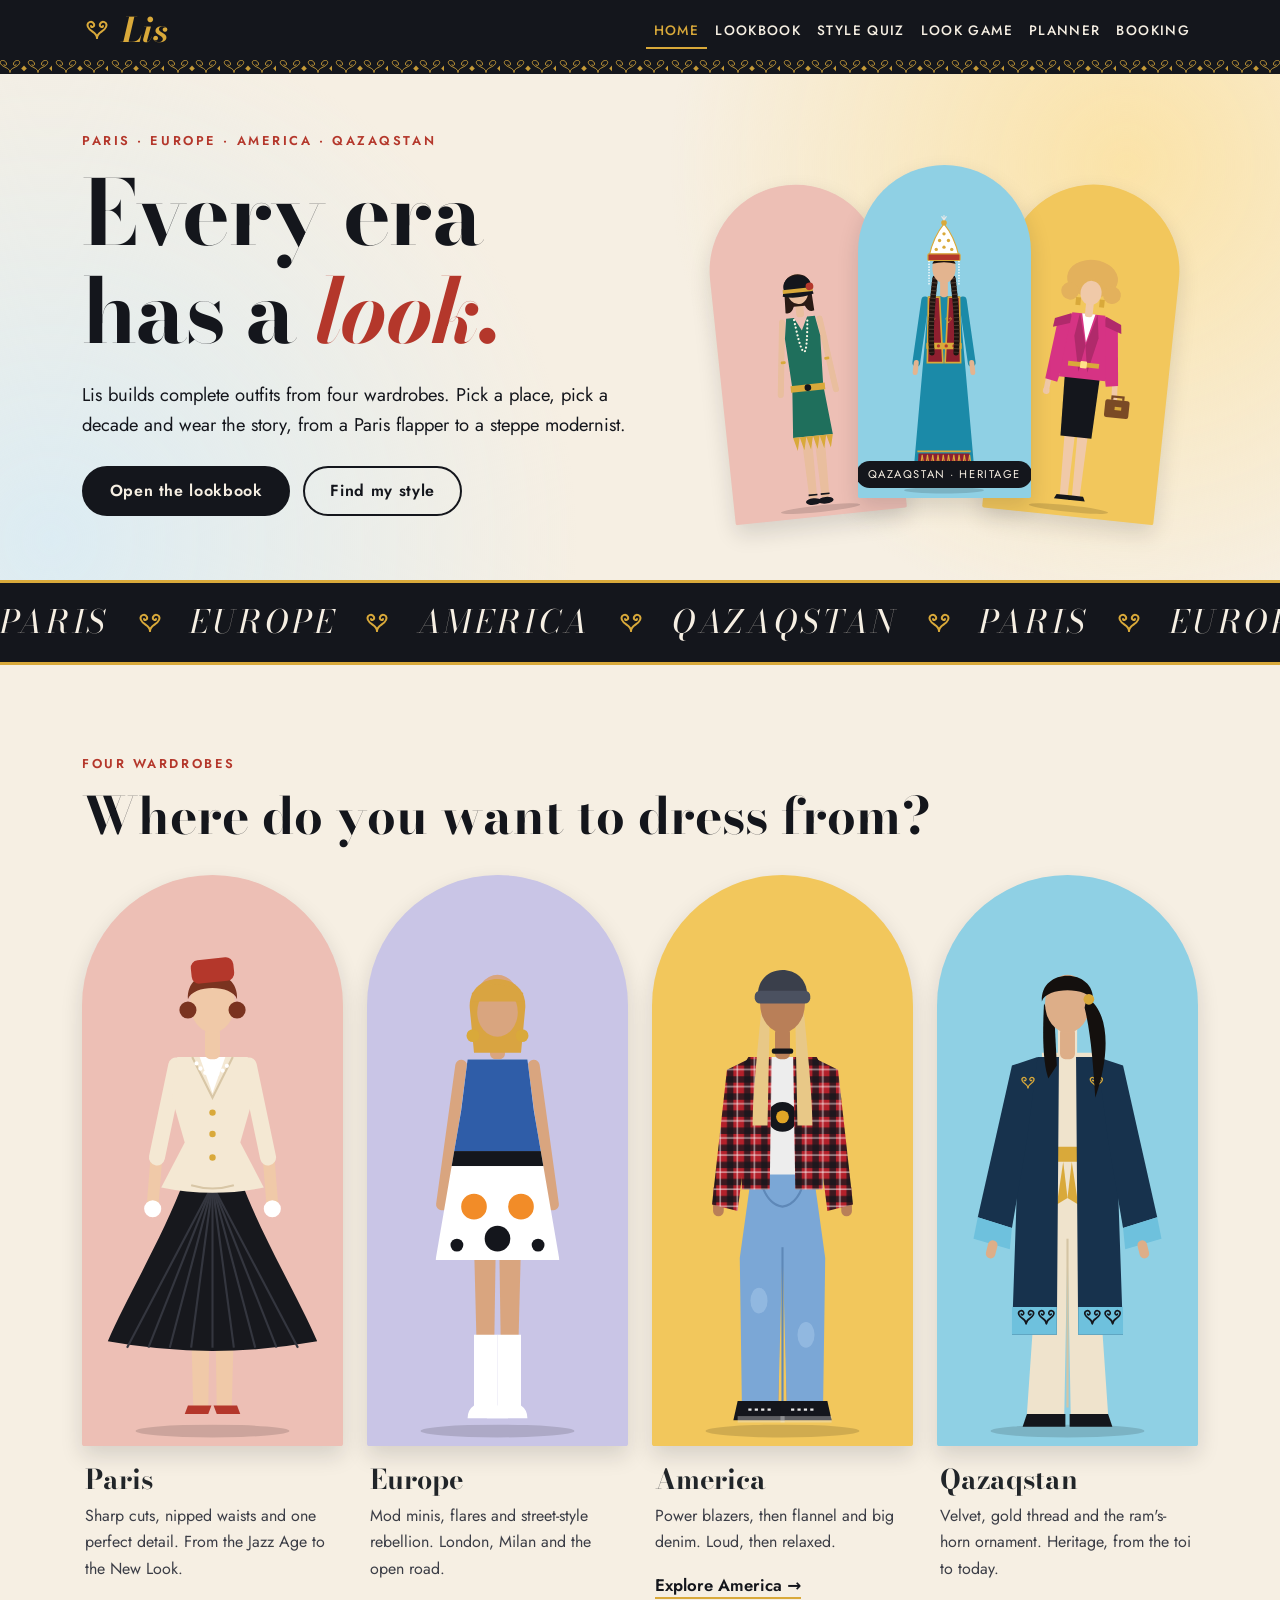
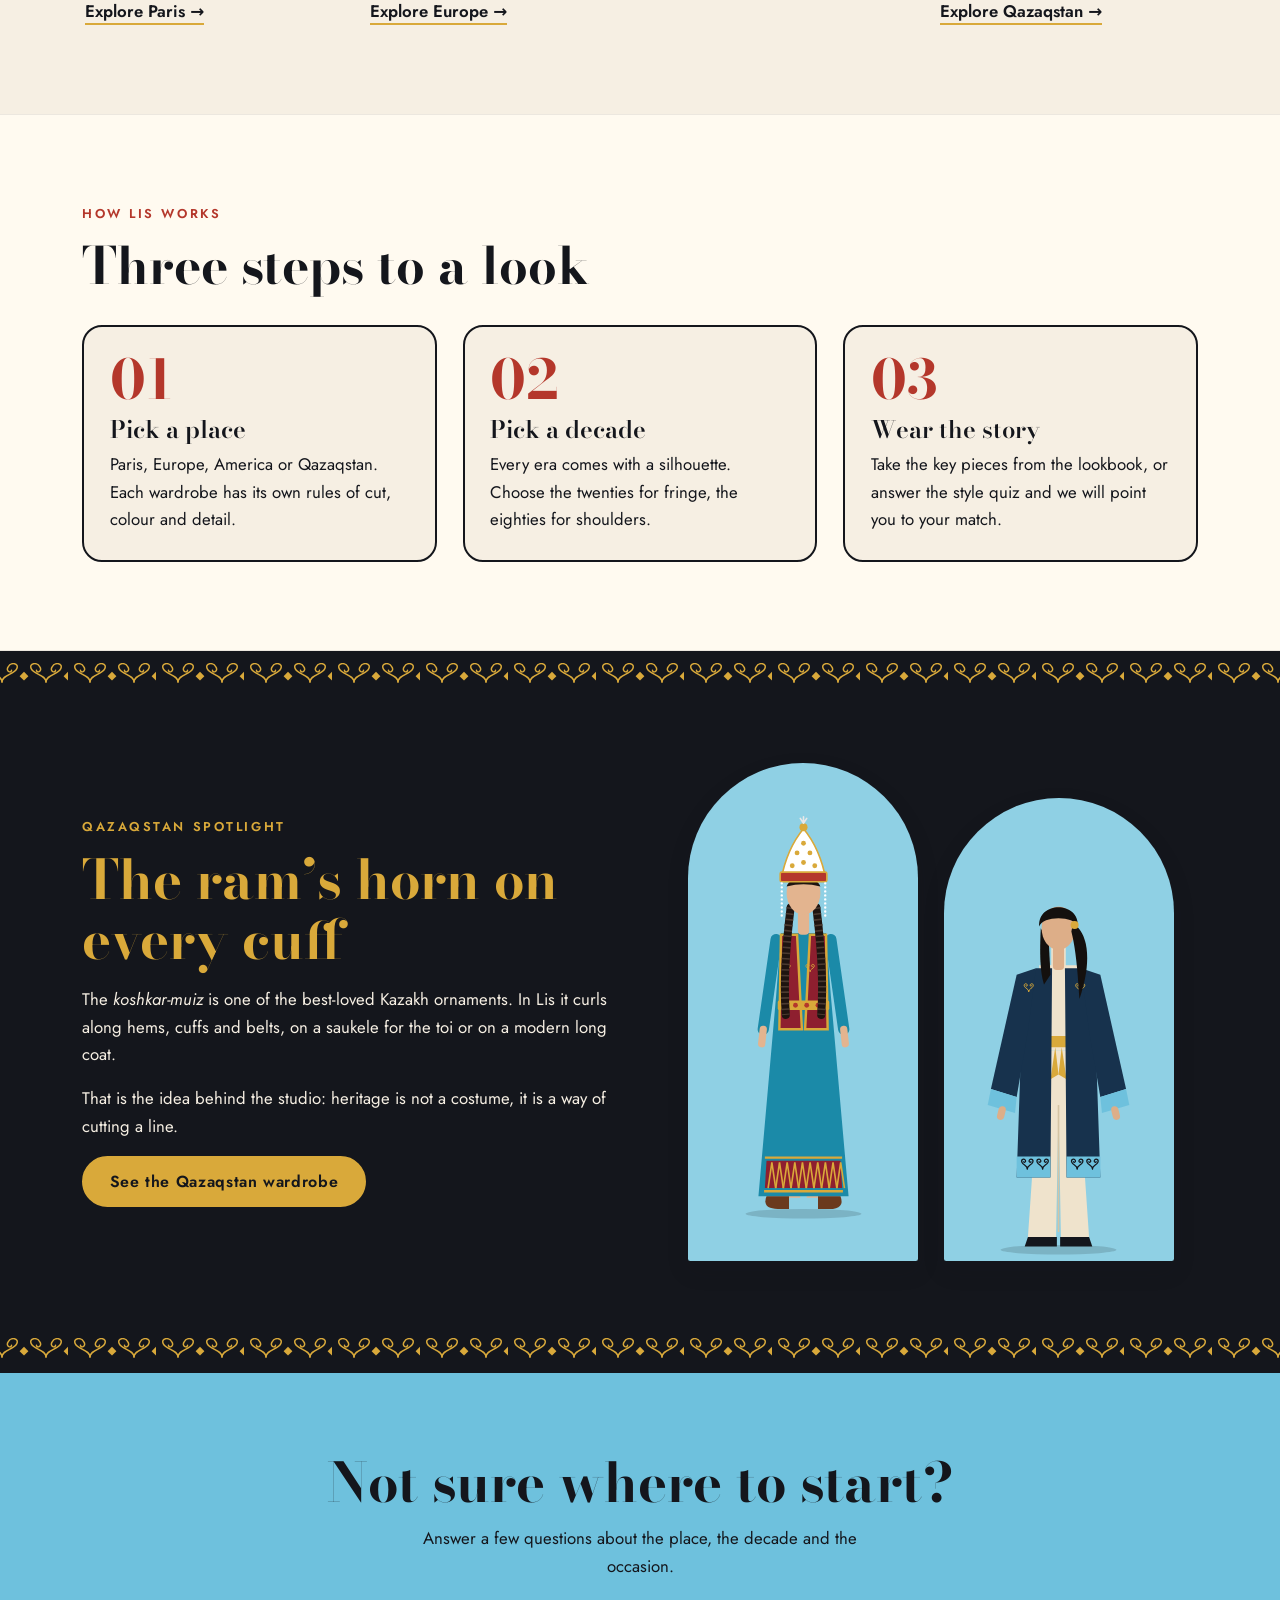
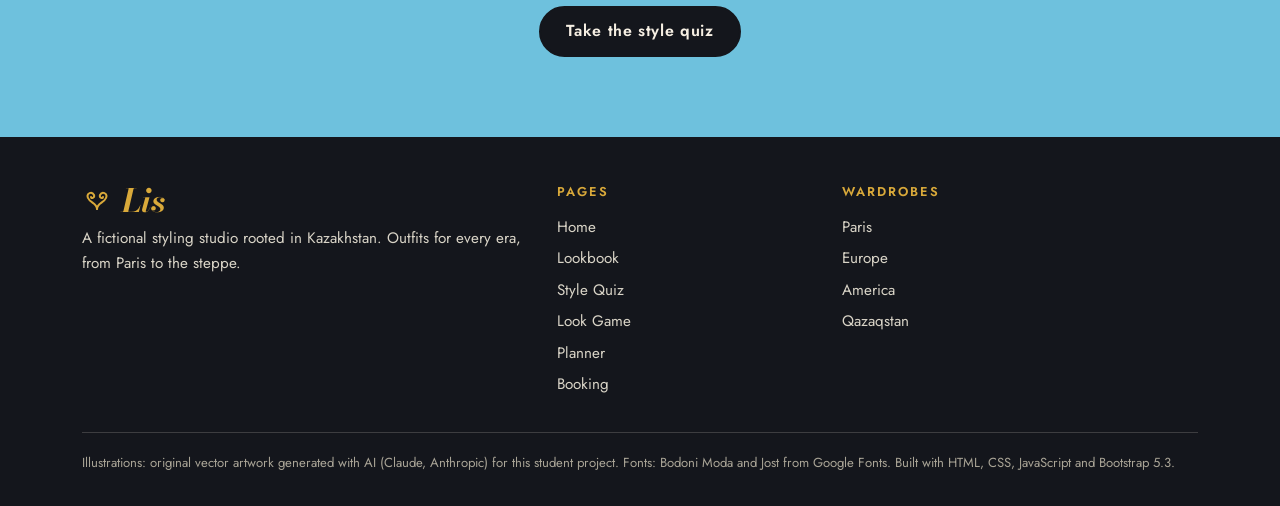
<file: index.html>
<!DOCTYPE html>
<html lang="en">
<head>
  <meta charset="UTF-8">
  <meta name="viewport" content="width=device-width, initial-scale=1">
  <title>Lis | Every era has a look</title>
  <meta name="description" content="Lis builds complete outfits from four wardrobes: Paris, Europe, America and Qazaqstan. Pick a place, pick a decade, wear the story.">
  <link rel="icon" href="img/mark-gold.svg" type="image/svg+xml">
  <link rel="preconnect" href="https://fonts.googleapis.com">
  <link rel="preconnect" href="https://fonts.gstatic.com" crossorigin>
  <link href="https://fonts.googleapis.com/css2?family=Bodoni+Moda:ital,opsz,wght@0,6..96,500..800;1,6..96,500..800&family=Jost:wght@400;500;600&display=swap" rel="stylesheet">
  <link href="https://cdn.jsdelivr.net/npm/bootstrap@5.3.3/dist/css/bootstrap.min.css" rel="stylesheet">
  <link href="css/style.css" rel="stylesheet">
</head>
<body>
  <a class="skip-link" href="#main">Skip to content</a>
  <header class="site-header">
    <nav class="navbar navbar-expand-lg" aria-label="Main navigation">
      <div class="container">
        <a class="navbar-brand brand" href="index.html" aria-label="Lis, home">
          <img src="img/mark-gold.svg" alt="" width="30" height="20">
          <span>Lis</span>
        </a>
        <button class="navbar-toggler" type="button" data-bs-toggle="collapse" data-bs-target="#siteMenu" aria-controls="siteMenu" aria-expanded="false" aria-label="Toggle navigation">
          <span class="navbar-toggler-icon"></span>
        </button>
        <div class="collapse navbar-collapse" id="siteMenu">
          <ul class="navbar-nav ms-auto">
          <li class="nav-item"><a class="nav-link active" href="index.html" aria-current="page">Home</a></li>
          <li class="nav-item"><a class="nav-link" href="lookbook.html">Lookbook</a></li>
          <li class="nav-item"><a class="nav-link" href="quiz.html">Style Quiz</a></li>
          <li class="nav-item"><a class="nav-link" href="game.html">Look Game</a></li>
          <li class="nav-item"><a class="nav-link" href="planner.html">Planner</a></li>
          <li class="nav-item"><a class="nav-link" href="booking.html">Booking</a></li>
          </ul>
        </div>
      </div>
    </nav>
  </header>

  <main id="main">
    <section class="hero">
      <div class="container">
        <div class="hero__grid">
          <div class="hero__text">
            <p class="eyebrow">Paris &middot; Europe &middot; America &middot; Qazaqstan</p>
            <h1 class="hero__title">Every era has a <em>look.</em></h1>
            <p class="hero__lead">Lis builds complete outfits from four wardrobes. Pick a place, pick a decade and wear the story, from a Paris flapper to a steppe modernist.</p>
            <div class="hero__actions">
              <a class="btn btn-lis" href="lookbook.html">Open the lookbook</a>
              <a class="btn btn-lis-outline" href="quiz.html">Find my style</a>
            </div>
          </div>
          <div class="hero__stack">
            <figure class="arch arch--paris hero__card hero__card--left">
          <img src="img/paris-1920s.svg" alt="Illustration of a 1920s Paris look: green beaded drop-waist dress, cloche hat and long pearls" width="220" height="510">
        </figure>
            <figure class="arch arch--kazakh hero__card hero__card--mid">
          <img src="img/kazakh-traditional.svg" alt="Illustration of a traditional Kazakh look: tall white saukele headdress, turquoise dress and wine velvet vest" width="220" height="510">
          <figcaption class="sticker">Qazaqstan &middot; Heritage</figcaption>
        </figure>
            <figure class="arch arch--america hero__card hero__card--right">
          <img src="img/america-1980s.svg" alt="Illustration of a 1980s American look: hot pink blazer with big shoulders, black pencil skirt and briefcase" width="220" height="510">
        </figure>
          </div>
        </div>
      </div>
    </section>

    <div class="ticker" aria-hidden="true">
      <div class="ticker__track">
        <span>Paris</span><img src="img/mark-gold.svg" alt=""><span>Europe</span><img src="img/mark-gold.svg" alt=""><span>America</span><img src="img/mark-gold.svg" alt=""><span>Qazaqstan</span><img src="img/mark-gold.svg" alt="">
        <span>Paris</span><img src="img/mark-gold.svg" alt=""><span>Europe</span><img src="img/mark-gold.svg" alt=""><span>America</span><img src="img/mark-gold.svg" alt=""><span>Qazaqstan</span><img src="img/mark-gold.svg" alt="">
        <span>Paris</span><img src="img/mark-gold.svg" alt=""><span>Europe</span><img src="img/mark-gold.svg" alt=""><span>America</span><img src="img/mark-gold.svg" alt=""><span>Qazaqstan</span><img src="img/mark-gold.svg" alt="">
        <span>Paris</span><img src="img/mark-gold.svg" alt=""><span>Europe</span><img src="img/mark-gold.svg" alt=""><span>America</span><img src="img/mark-gold.svg" alt=""><span>Qazaqstan</span><img src="img/mark-gold.svg" alt="">
      </div>
    </div>

    <section class="section" aria-labelledby="wardrobes-title">
      <div class="container">
        <header class="section__head">
          <p class="eyebrow">Four wardrobes</p>
          <h2 id="wardrobes-title" class="section__title">Where do you want to dress from?</h2>
        </header>
        <div class="row row-cols-2 row-cols-lg-4 g-3 g-md-4">
          <div class="col">
            <article class="card wardrobe wardrobe--paris">
              <figure class="arch arch--paris">
          <img src="img/paris-1950s.svg" alt="Illustration of a 1950s Paris look: cream bar jacket, full black pleated skirt and red pillbox hat" width="220" height="510">
        </figure>
              <div class="card-body">
                <h3 class="wardrobe__title">Paris</h3>
                <p class="wardrobe__text">Sharp cuts, nipped waists and one perfect detail. From the Jazz Age to the New Look.</p>
                <a class="wardrobe__link" href="lookbook.html#paris">Explore Paris<span aria-hidden="true"> &rarr;</span></a>
              </div>
            </article>
          </div>
          <div class="col">
            <article class="card wardrobe wardrobe--europe">
              <figure class="arch arch--europe">
          <img src="img/europe-1960s.svg" alt="Illustration of a 1960s European look: colour-block mini dress with orange dots and white boots" width="220" height="510">
        </figure>
              <div class="card-body">
                <h3 class="wardrobe__title">Europe</h3>
                <p class="wardrobe__text">Mod minis, flares and street-style rebellion. London, Milan and the open road.</p>
                <a class="wardrobe__link" href="lookbook.html#europe">Explore Europe<span aria-hidden="true"> &rarr;</span></a>
              </div>
            </article>
          </div>
          <div class="col">
            <article class="card wardrobe wardrobe--america">
              <figure class="arch arch--america">
          <img src="img/america-1990s.svg" alt="Illustration of a 1990s American look: plaid flannel shirt, baggy jeans, beanie and combat boots" width="220" height="510">
        </figure>
              <div class="card-body">
                <h3 class="wardrobe__title">America</h3>
                <p class="wardrobe__text">Power blazers, then flannel and big denim. Loud, then relaxed.</p>
                <a class="wardrobe__link" href="lookbook.html#america">Explore America<span aria-hidden="true"> &rarr;</span></a>
              </div>
            </article>
          </div>
          <div class="col">
            <article class="card wardrobe wardrobe--kazakh">
              <figure class="arch arch--kazakh">
          <img src="img/kazakh-modern.svg" alt="Illustration of a modern Kazakh look: navy chapan-style coat with sky-blue ornament over cream trousers" width="220" height="510">
        </figure>
              <div class="card-body">
                <h3 class="wardrobe__title">Qazaqstan</h3>
                <p class="wardrobe__text">Velvet, gold thread and the ram's-horn ornament. Heritage, from the toi to today.</p>
                <a class="wardrobe__link" href="lookbook.html#kazakh">Explore Qazaqstan<span aria-hidden="true"> &rarr;</span></a>
              </div>
            </article>
          </div>
        </div>
      </div>
    </section>

    <section class="section section--tint" aria-labelledby="how-title">
      <div class="container">
        <header class="section__head">
          <p class="eyebrow">How Lis works</p>
          <h2 id="how-title" class="section__title">Three steps to a look</h2>
        </header>
        <ol class="steps">
          <li class="steps__item">
            <h3>Pick a place</h3>
            <p>Paris, Europe, America or Qazaqstan. Each wardrobe has its own rules of cut, colour and detail.</p>
          </li>
          <li class="steps__item">
            <h3>Pick a decade</h3>
            <p>Every era comes with a silhouette. Choose the twenties for fringe, the eighties for shoulders.</p>
          </li>
          <li class="steps__item">
            <h3>Wear the story</h3>
            <p>Take the key pieces from the lookbook, or answer the style quiz and we will point you to your match.</p>
          </li>
        </ol>
      </div>
    </section>

    <section class="spotlight" aria-labelledby="spot-title">
      <div class="container">
        <div class="row align-items-center gy-5 gx-lg-5">
          <div class="col-12 col-lg-6">
            <p class="eyebrow eyebrow--gold">Qazaqstan spotlight</p>
            <h2 id="spot-title" class="spotlight__title">The ram&rsquo;s horn on every cuff</h2>
            <p>The <em>koshkar-muiz</em> is one of the best-loved Kazakh ornaments. In Lis it curls along hems, cuffs and belts, on a saukele for the toi or on a modern long coat.</p>
            <p>That is the idea behind the studio: heritage is not a costume, it is a way of cutting a line.</p>
            <a class="btn btn-lis btn-lis--gold" href="lookbook.html#kazakh">See the Qazaqstan wardrobe</a>
          </div>
          <div class="col-12 col-lg-6">
            <div class="spotlight__figs">
              <figure class="arch arch--kazakh">
          <img src="img/kazakh-traditional.svg" alt="Illustration of a traditional Kazakh look: tall white saukele headdress, turquoise dress and wine velvet vest" width="220" height="510">
        </figure>
              <figure class="arch arch--kazakh">
          <img src="img/kazakh-modern.svg" alt="Illustration of a modern Kazakh look: navy chapan-style coat with sky-blue ornament over cream trousers" width="220" height="510">
        </figure>
            </div>
          </div>
        </div>
      </div>
    </section>

    <section class="cta" aria-labelledby="cta-title">
      <div class="container">
        <h2 id="cta-title" class="cta__title">Not sure where to start?</h2>
        <p class="cta__text">Answer a few questions about the place, the decade and the occasion.</p>
        <a class="btn btn-lis" href="quiz.html">Take the style quiz</a>
      </div>
    </section>
  </main>

  <footer class="site-footer">
    <div class="container">
      <div class="row g-4">
        <div class="col-12 col-md-5">
          <p class="footer-brand"><img src="img/mark-gold.svg" alt="" width="30" height="20"> Lis</p>
          <p class="footer-text">A fictional styling studio rooted in Kazakhstan. Outfits for every era, from Paris to the steppe.</p>
        </div>
        <div class="col-6 col-md-3">
          <h2 class="footer-title">Pages</h2>
          <ul class="footer-links"><li><a href="index.html">Home</a></li><li><a href="lookbook.html">Lookbook</a></li><li><a href="quiz.html">Style Quiz</a></li><li><a href="game.html">Look Game</a></li><li><a href="planner.html">Planner</a></li><li><a href="booking.html">Booking</a></li></ul>
        </div>
        <div class="col-6 col-md-4">
          <h2 class="footer-title">Wardrobes</h2>
          <ul class="footer-links">
            <li><a href="lookbook.html#paris">Paris</a></li>
            <li><a href="lookbook.html#europe">Europe</a></li>
            <li><a href="lookbook.html#america">America</a></li>
            <li><a href="lookbook.html#kazakh">Qazaqstan</a></li>
          </ul>
        </div>
      </div>
      <p class="footer-credits">Illustrations: original vector artwork generated with AI (Claude, Anthropic) for this student project. Fonts: Bodoni Moda and Jost from Google Fonts. Built with HTML, CSS, JavaScript and Bootstrap 5.3.</p>
    </div>
  </footer>
  <script src="https://cdn.jsdelivr.net/npm/bootstrap@5.3.3/dist/js/bootstrap.bundle.min.js"></script>
</body>
</html>
</file>
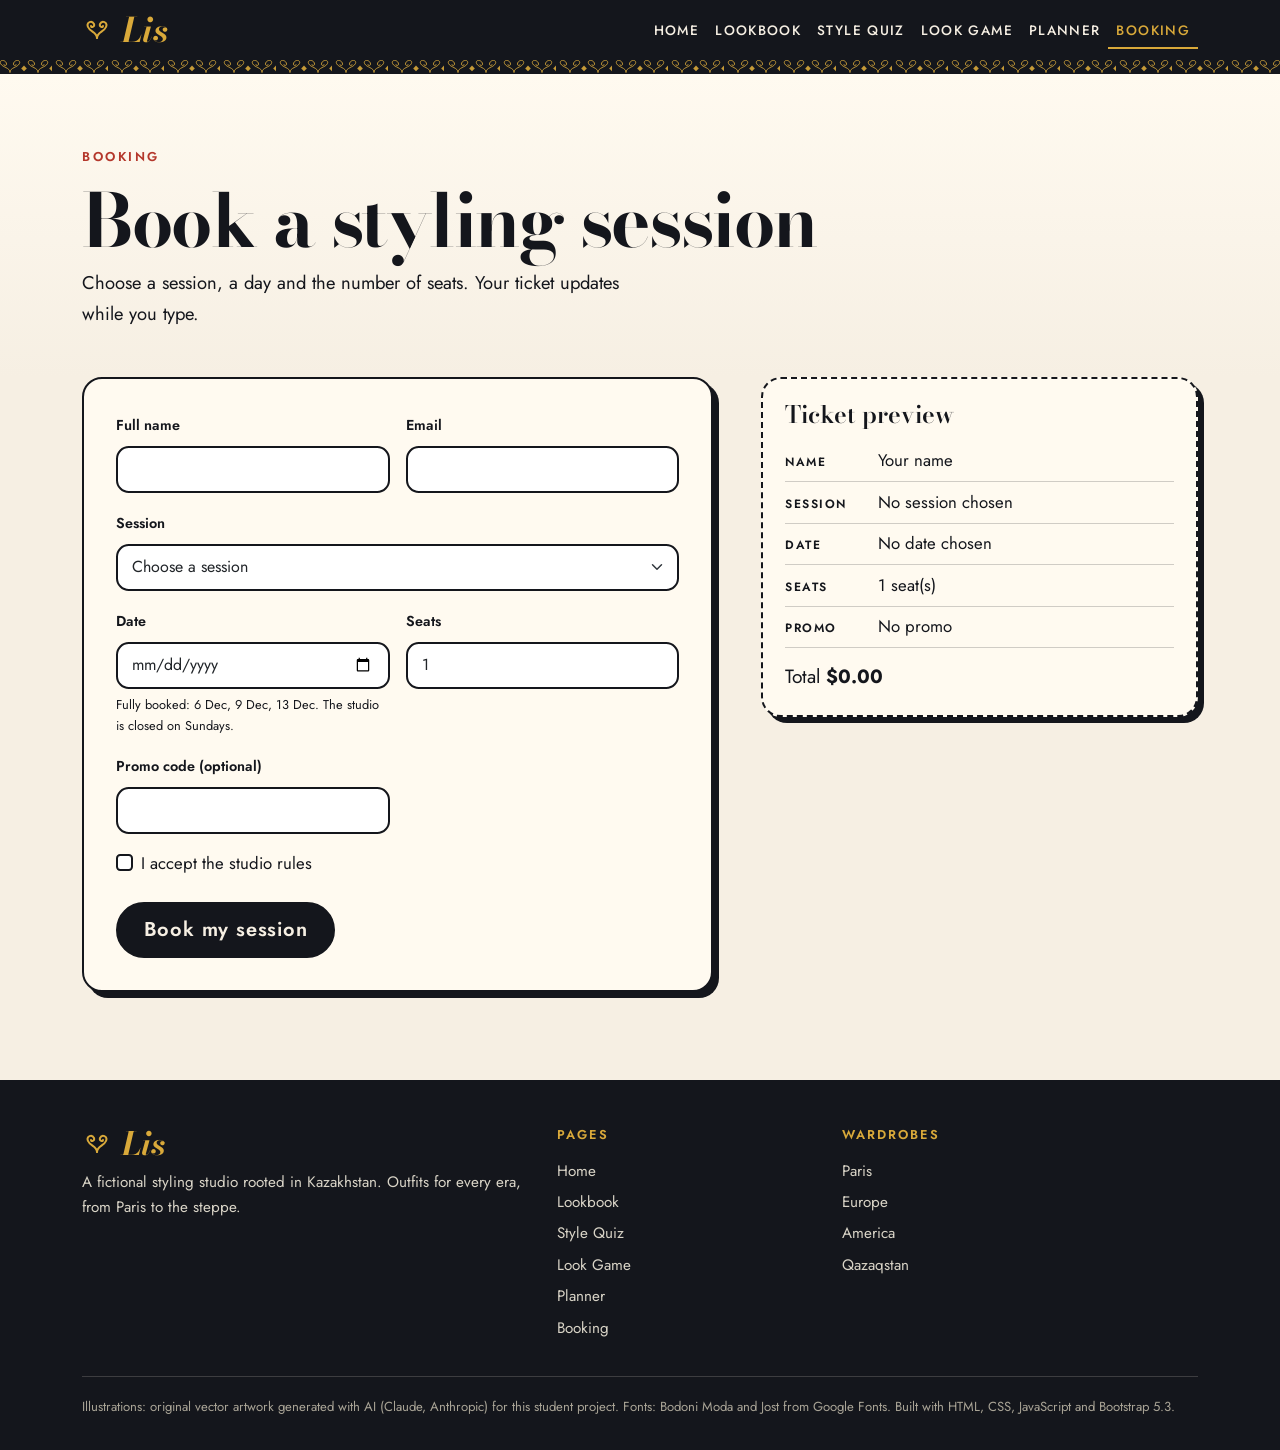
<file: booking.html>
<!DOCTYPE html>
<html lang="en">
<head>
  <meta charset="UTF-8">
  <meta name="viewport" content="width=device-width, initial-scale=1">
  <title>Lis | Book a Session</title>
  <meta name="description" content="Book a Lis styling session with a live ticket preview.">
  <link rel="icon" href="img/mark-gold.svg" type="image/svg+xml">
  <link rel="preconnect" href="https://fonts.googleapis.com">
  <link rel="preconnect" href="https://fonts.gstatic.com" crossorigin>
  <link href="https://fonts.googleapis.com/css2?family=Bodoni+Moda:ital,opsz,wght@0,6..96,500..800;1,6..96,500..800&family=Jost:wght@400;500;600&display=swap" rel="stylesheet">
  <link href="https://cdn.jsdelivr.net/npm/bootstrap@5.3.3/dist/css/bootstrap.min.css" rel="stylesheet">
  <link href="css/style.css" rel="stylesheet">
  <link href="css/lab.css" rel="stylesheet">
  <script src="js/booking.js" defer></script>
</head>
<body>
  <a class="skip-link" href="#main">Skip to content</a>
  <header class="site-header">
    <nav class="navbar navbar-expand-lg" aria-label="Main navigation">
      <div class="container">
        <a class="navbar-brand brand" href="index.html" aria-label="Lis, home">
          <img src="img/mark-gold.svg" alt="" width="30" height="20">
          <span>Lis</span>
        </a>
        <button class="navbar-toggler" type="button" data-bs-toggle="collapse" data-bs-target="#siteMenu" aria-controls="siteMenu" aria-expanded="false" aria-label="Toggle navigation">
          <span class="navbar-toggler-icon"></span>
        </button>
        <div class="collapse navbar-collapse" id="siteMenu">
          <ul class="navbar-nav ms-auto">
          <li class="nav-item"><a class="nav-link" href="index.html">Home</a></li>
          <li class="nav-item"><a class="nav-link" href="lookbook.html">Lookbook</a></li>
          <li class="nav-item"><a class="nav-link" href="quiz.html">Style Quiz</a></li>
          <li class="nav-item"><a class="nav-link" href="game.html">Look Game</a></li>
          <li class="nav-item"><a class="nav-link" href="planner.html">Planner</a></li>
          <li class="nav-item"><a class="nav-link active" href="booking.html" aria-current="page">Booking</a></li>
          </ul>
        </div>
      </div>
    </nav>
  </header>

  <main id="main">
    <section class="page-head">
      <div class="container">
        <p class="eyebrow">Booking</p>
        <h1 class="page-head__title">Book a styling session</h1>
        <p class="page-head__lead">Choose a session, a day and the number of seats. Your ticket updates while you type.</p>
      </div>
    </section>

    <section class="section section--flush">
      <div class="container">
        <div class="row gy-5 gx-lg-5">
          <div class="col-12 col-lg-7">
            <form id="bookingForm" class="quiz" action="booking.html">
              <p id="errorSummary" class="error-summary" role="alert" tabindex="-1"></p>
              <div class="row g-3">
                <div class="col-12 col-md-6">
                  <label for="name" class="form-label">Full name</label>
                  <input id="name" name="name" type="text" class="form-control" required minlength="2" maxlength="40" autocomplete="name" aria-describedby="name-error">
                  <p id="name-error" class="field-error"></p>
                </div>
                <div class="col-12 col-md-6">
                  <label for="email" class="form-label">Email</label>
                  <input id="email" name="email" type="email" class="form-control" required autocomplete="email" aria-describedby="email-error">
                  <p id="email-error" class="field-error"></p>
                </div>
                <div class="col-12">
                  <label for="session" class="form-label">Session</label>
                  <select id="session" name="session" class="form-select" required aria-describedby="session-error"></select>
                  <p id="session-error" class="field-error"></p>
                </div>
                <div class="col-12 col-md-6">
                  <label for="date" class="form-label">Date</label>
                  <input id="date" name="date" type="date" class="form-control" required aria-describedby="date-hint date-error">
                  <p id="soldOutHint" class="field-hint"></p>
                  <p id="date-error" class="field-error"></p>
                </div>
                <div class="col-12 col-md-6">
                  <label for="quantity" class="form-label">Seats</label>
                  <input id="quantity" name="quantity" type="number" class="form-control" required min="1" max="6" value="1" aria-describedby="quantity-error">
                  <p id="quantity-error" class="field-error"></p>
                </div>
                <div class="col-12 col-md-6">
                  <label for="promo" class="form-label">Promo code (optional)</label>
                  <input id="promo" name="promo" type="text" class="form-control" maxlength="12" autocomplete="off" aria-describedby="promo-error">
                  <p id="promo-error" class="field-error"></p>
                </div>
                <div class="col-12">
                  <div class="form-check">
                    <input id="terms" name="terms" type="checkbox" class="form-check-input" required aria-describedby="terms-error">
                    <label for="terms" class="form-check-label">I accept the studio rules</label>
                  </div>
                  <p id="terms-error" class="field-error"></p>
                </div>
              </div>
              <button type="submit" class="btn btn-lis btn-lg quiz__submit">Book my session</button>
            </form>
          </div>
          <div class="col-12 col-lg-5">
            <aside class="ticket ticket--preview" aria-label="Ticket preview">
              <h2 class="ticket__title">Ticket preview</h2>
              <ul class="ticket__list">
                <li><span class="ticket__label">Name</span> <span id="pvName"></span></li>
                <li><span class="ticket__label">Session</span> <span id="pvSession"></span></li>
                <li><span class="ticket__label">Date</span> <span id="pvDate"></span></li>
                <li><span class="ticket__label">Seats</span> <span id="pvQuantity"></span></li>
                <li><span class="ticket__label">Promo</span> <span id="pvPromo"></span></li>
              </ul>
              <p class="ticket__total">Total <strong id="pvTotal"></strong></p>
            </aside>
            <div id="result" class="result" role="status"></div>
          </div>
        </div>
      </div>
    </section>
  </main>

  <footer class="site-footer">
    <div class="container">
      <div class="row g-4">
        <div class="col-12 col-md-5">
          <p class="footer-brand"><img src="img/mark-gold.svg" alt="" width="30" height="20"> Lis</p>
          <p class="footer-text">A fictional styling studio rooted in Kazakhstan. Outfits for every era, from Paris to the steppe.</p>
        </div>
        <div class="col-6 col-md-3">
          <h2 class="footer-title">Pages</h2>
          <ul class="footer-links"><li><a href="index.html">Home</a></li><li><a href="lookbook.html">Lookbook</a></li><li><a href="quiz.html">Style Quiz</a></li><li><a href="game.html">Look Game</a></li><li><a href="planner.html">Planner</a></li><li><a href="booking.html">Booking</a></li></ul>
        </div>
        <div class="col-6 col-md-4">
          <h2 class="footer-title">Wardrobes</h2>
          <ul class="footer-links">
            <li><a href="lookbook.html#paris">Paris</a></li>
            <li><a href="lookbook.html#europe">Europe</a></li>
            <li><a href="lookbook.html#america">America</a></li>
            <li><a href="lookbook.html#kazakh">Qazaqstan</a></li>
          </ul>
        </div>
      </div>
      <p class="footer-credits">Illustrations: original vector artwork generated with AI (Claude, Anthropic) for this student project. Fonts: Bodoni Moda and Jost from Google Fonts. Built with HTML, CSS, JavaScript and Bootstrap 5.3.</p>
    </div>
  </footer>
  <script src="https://cdn.jsdelivr.net/npm/bootstrap@5.3.3/dist/js/bootstrap.bundle.min.js"></script>
</body>
</html>
</file>
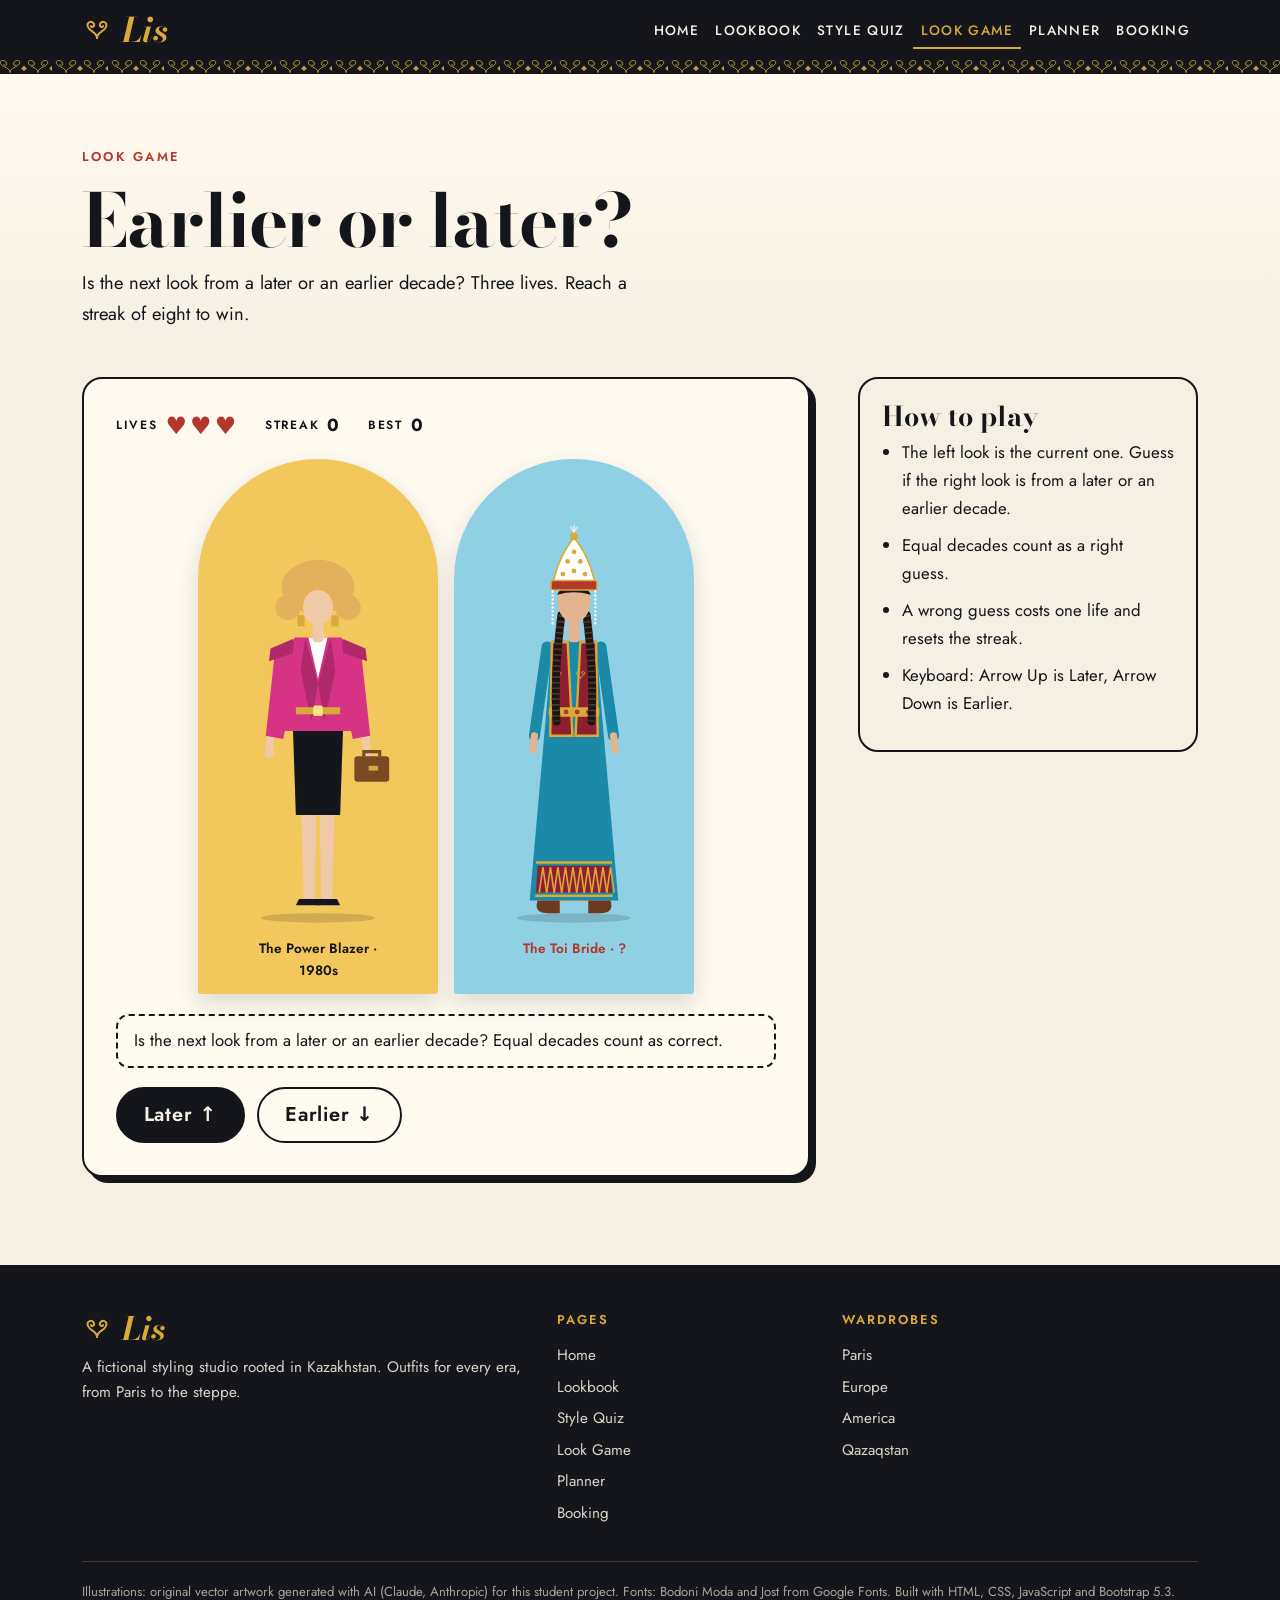
<file: game.html>
<!DOCTYPE html>
<html lang="en">
<head>
  <meta charset="UTF-8">
  <meta name="viewport" content="width=device-width, initial-scale=1">
  <title>Lis | Look Game</title>
  <meta name="description" content="Guess if the next Lis look is from a later or an earlier decade.">
  <link rel="icon" href="img/mark-gold.svg" type="image/svg+xml">
  <link rel="preconnect" href="https://fonts.googleapis.com">
  <link rel="preconnect" href="https://fonts.gstatic.com" crossorigin>
  <link href="https://fonts.googleapis.com/css2?family=Bodoni+Moda:ital,opsz,wght@0,6..96,500..800;1,6..96,500..800&family=Jost:wght@400;500;600&display=swap" rel="stylesheet">
  <link href="https://cdn.jsdelivr.net/npm/bootstrap@5.3.3/dist/css/bootstrap.min.css" rel="stylesheet">
  <link href="css/style.css" rel="stylesheet">
  <link href="css/lab.css" rel="stylesheet">
  <script src="js/game.js" defer></script>
</head>
<body>
  <a class="skip-link" href="#main">Skip to content</a>
  <header class="site-header">
    <nav class="navbar navbar-expand-lg" aria-label="Main navigation">
      <div class="container">
        <a class="navbar-brand brand" href="index.html" aria-label="Lis, home">
          <img src="img/mark-gold.svg" alt="" width="30" height="20">
          <span>Lis</span>
        </a>
        <button class="navbar-toggler" type="button" data-bs-toggle="collapse" data-bs-target="#siteMenu" aria-controls="siteMenu" aria-expanded="false" aria-label="Toggle navigation">
          <span class="navbar-toggler-icon"></span>
        </button>
        <div class="collapse navbar-collapse" id="siteMenu">
          <ul class="navbar-nav ms-auto">
          <li class="nav-item"><a class="nav-link" href="index.html">Home</a></li>
          <li class="nav-item"><a class="nav-link" href="lookbook.html">Lookbook</a></li>
          <li class="nav-item"><a class="nav-link" href="quiz.html">Style Quiz</a></li>
          <li class="nav-item"><a class="nav-link active" href="game.html" aria-current="page">Look Game</a></li>
          <li class="nav-item"><a class="nav-link" href="planner.html">Planner</a></li>
          <li class="nav-item"><a class="nav-link" href="booking.html">Booking</a></li>
          </ul>
        </div>
      </div>
    </nav>
  </header>

  <main id="main">
    <section class="page-head">
      <div class="container">
        <p class="eyebrow">Look Game</p>
        <h1 class="page-head__title">Earlier or later?</h1>
        <p class="page-head__lead">Is the next look from a later or an earlier decade? Three lives. Reach a streak of eight to win.</p>
      </div>
    </section>

    <section class="section section--flush">
      <div class="container">
        <div class="row gy-5 gx-lg-5">
          <div class="col-12 col-lg-8">
            <div class="game">
              <div class="game__stats">
                <p class="game__stat"><span class="game__label">Lives</span> <span id="lives" class="hearts" role="img"></span></p>
                <p class="game__stat"><span class="game__label">Streak</span> <strong id="streak">0</strong></p>
                <p class="game__stat"><span class="game__label">Best</span> <strong id="best">0</strong></p>
              </div>

              <div class="game__cards">
                <figure id="currentCard" class="arch game__card">
                  <img src="img/paris-1920s.svg" alt="" width="220" height="510">
                  <figcaption class="game__caption"></figcaption>
                </figure>
                <figure id="nextCard" class="arch game__card">
                  <img src="img/paris-1920s.svg" alt="" width="220" height="510">
                  <figcaption class="game__caption"></figcaption>
                </figure>
              </div>

              <p id="message" class="game__message" role="status"></p>

              <div class="game__buttons">
                <button id="higherBtn" type="button" class="btn btn-lis btn-lg">Later &uarr;</button>
                <button id="lowerBtn" type="button" class="btn btn-lis-outline btn-lg">Earlier &darr;</button>
              </div>

              <div id="gameOver" class="game__over" role="status">
                <h2 id="overTitle" class="game__over-title"></h2>
                <p id="overText"></p>
                <button id="restartBtn" type="button" class="btn btn-lis btn-lis--gold">Play again</button>
              </div>
            </div>
          </div>
          <div class="col-12 col-lg-4">
            <aside class="side">
              <h2 class="side__title">How to play</h2>
              <ul class="side__list">
                <li>The left look is the current one. Guess if the right look is from a later or an earlier decade.</li>
                <li>Equal decades count as a right guess.</li>
                <li>A wrong guess costs one life and resets the streak.</li>
                <li>Keyboard: Arrow Up is Later, Arrow Down is Earlier.</li>
              </ul>
            </aside>
          </div>
        </div>
      </div>
    </section>
  </main>

  <footer class="site-footer">
    <div class="container">
      <div class="row g-4">
        <div class="col-12 col-md-5">
          <p class="footer-brand"><img src="img/mark-gold.svg" alt="" width="30" height="20"> Lis</p>
          <p class="footer-text">A fictional styling studio rooted in Kazakhstan. Outfits for every era, from Paris to the steppe.</p>
        </div>
        <div class="col-6 col-md-3">
          <h2 class="footer-title">Pages</h2>
          <ul class="footer-links"><li><a href="index.html">Home</a></li><li><a href="lookbook.html">Lookbook</a></li><li><a href="quiz.html">Style Quiz</a></li><li><a href="game.html">Look Game</a></li><li><a href="planner.html">Planner</a></li><li><a href="booking.html">Booking</a></li></ul>
        </div>
        <div class="col-6 col-md-4">
          <h2 class="footer-title">Wardrobes</h2>
          <ul class="footer-links">
            <li><a href="lookbook.html#paris">Paris</a></li>
            <li><a href="lookbook.html#europe">Europe</a></li>
            <li><a href="lookbook.html#america">America</a></li>
            <li><a href="lookbook.html#kazakh">Qazaqstan</a></li>
          </ul>
        </div>
      </div>
      <p class="footer-credits">Illustrations: original vector artwork generated with AI (Claude, Anthropic) for this student project. Fonts: Bodoni Moda and Jost from Google Fonts. Built with HTML, CSS, JavaScript and Bootstrap 5.3.</p>
    </div>
  </footer>
  <script src="https://cdn.jsdelivr.net/npm/bootstrap@5.3.3/dist/js/bootstrap.bundle.min.js"></script>
</body>
</html>
</file>
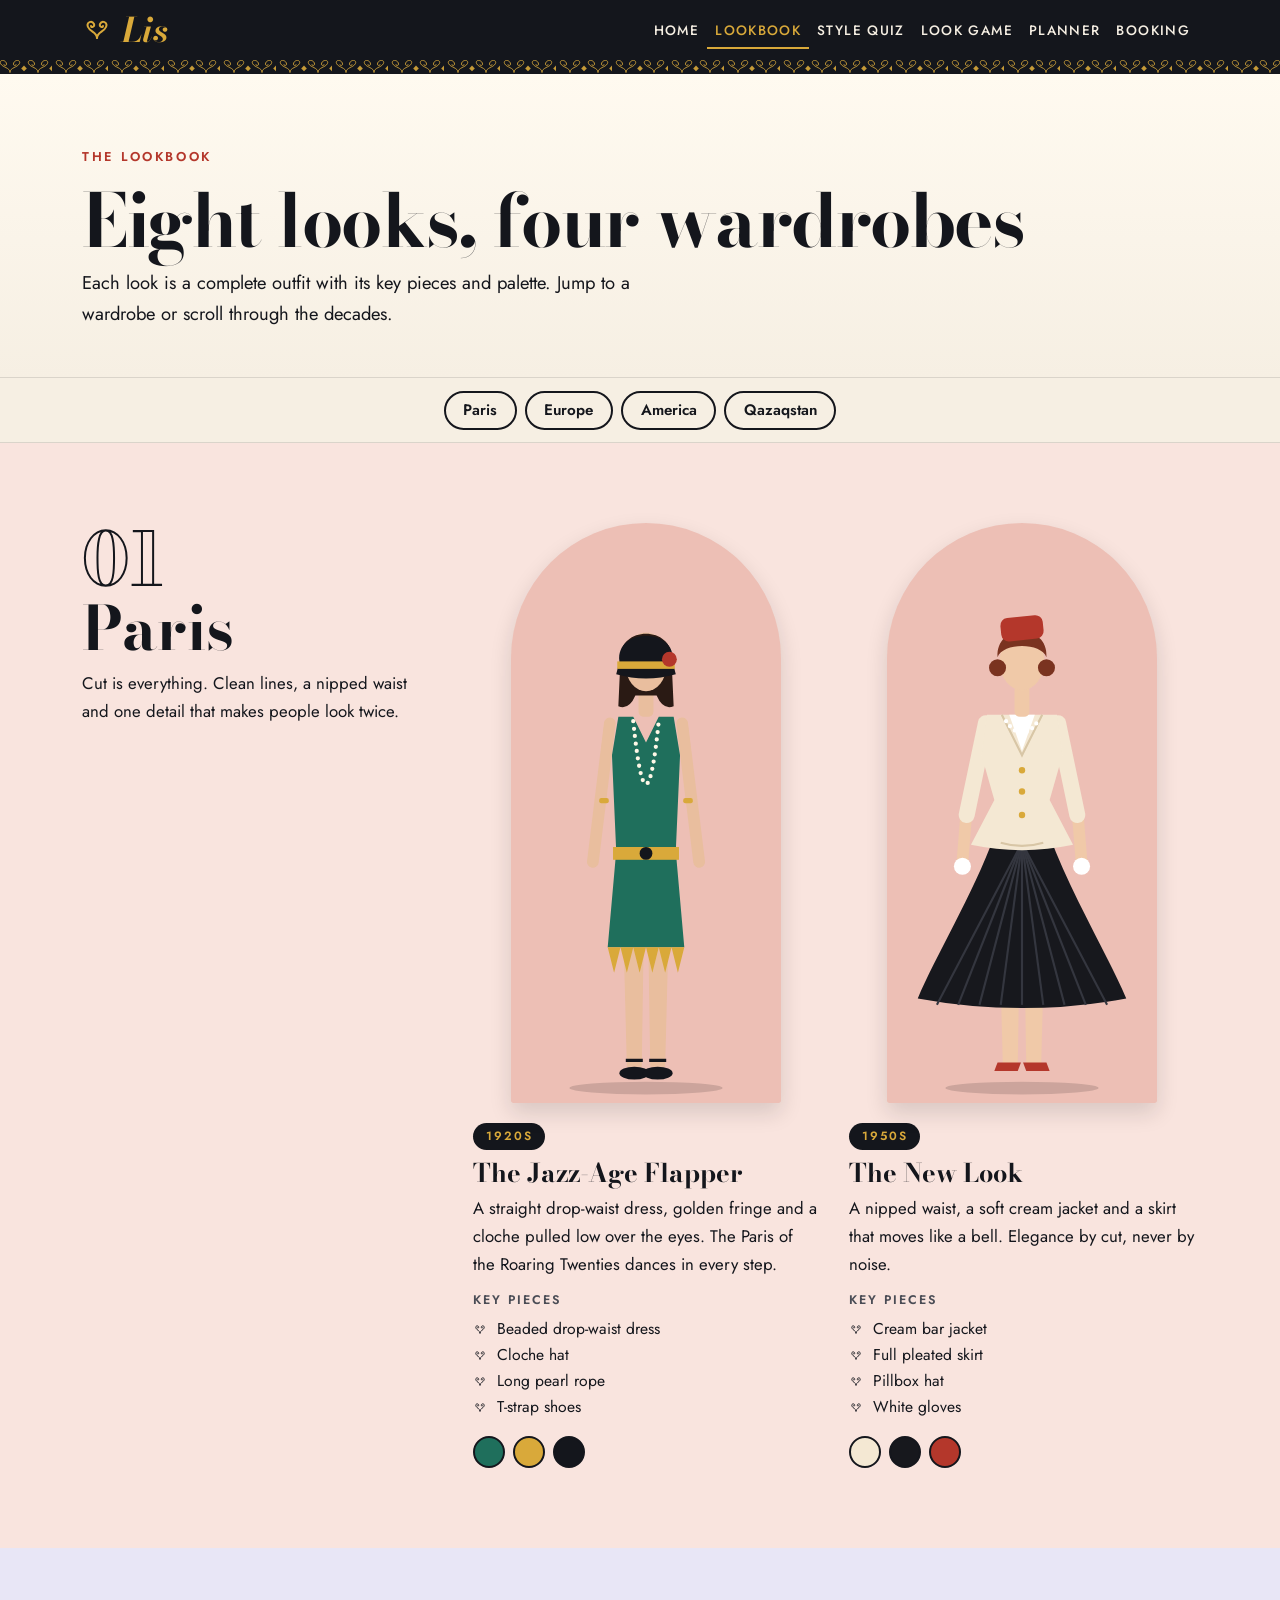
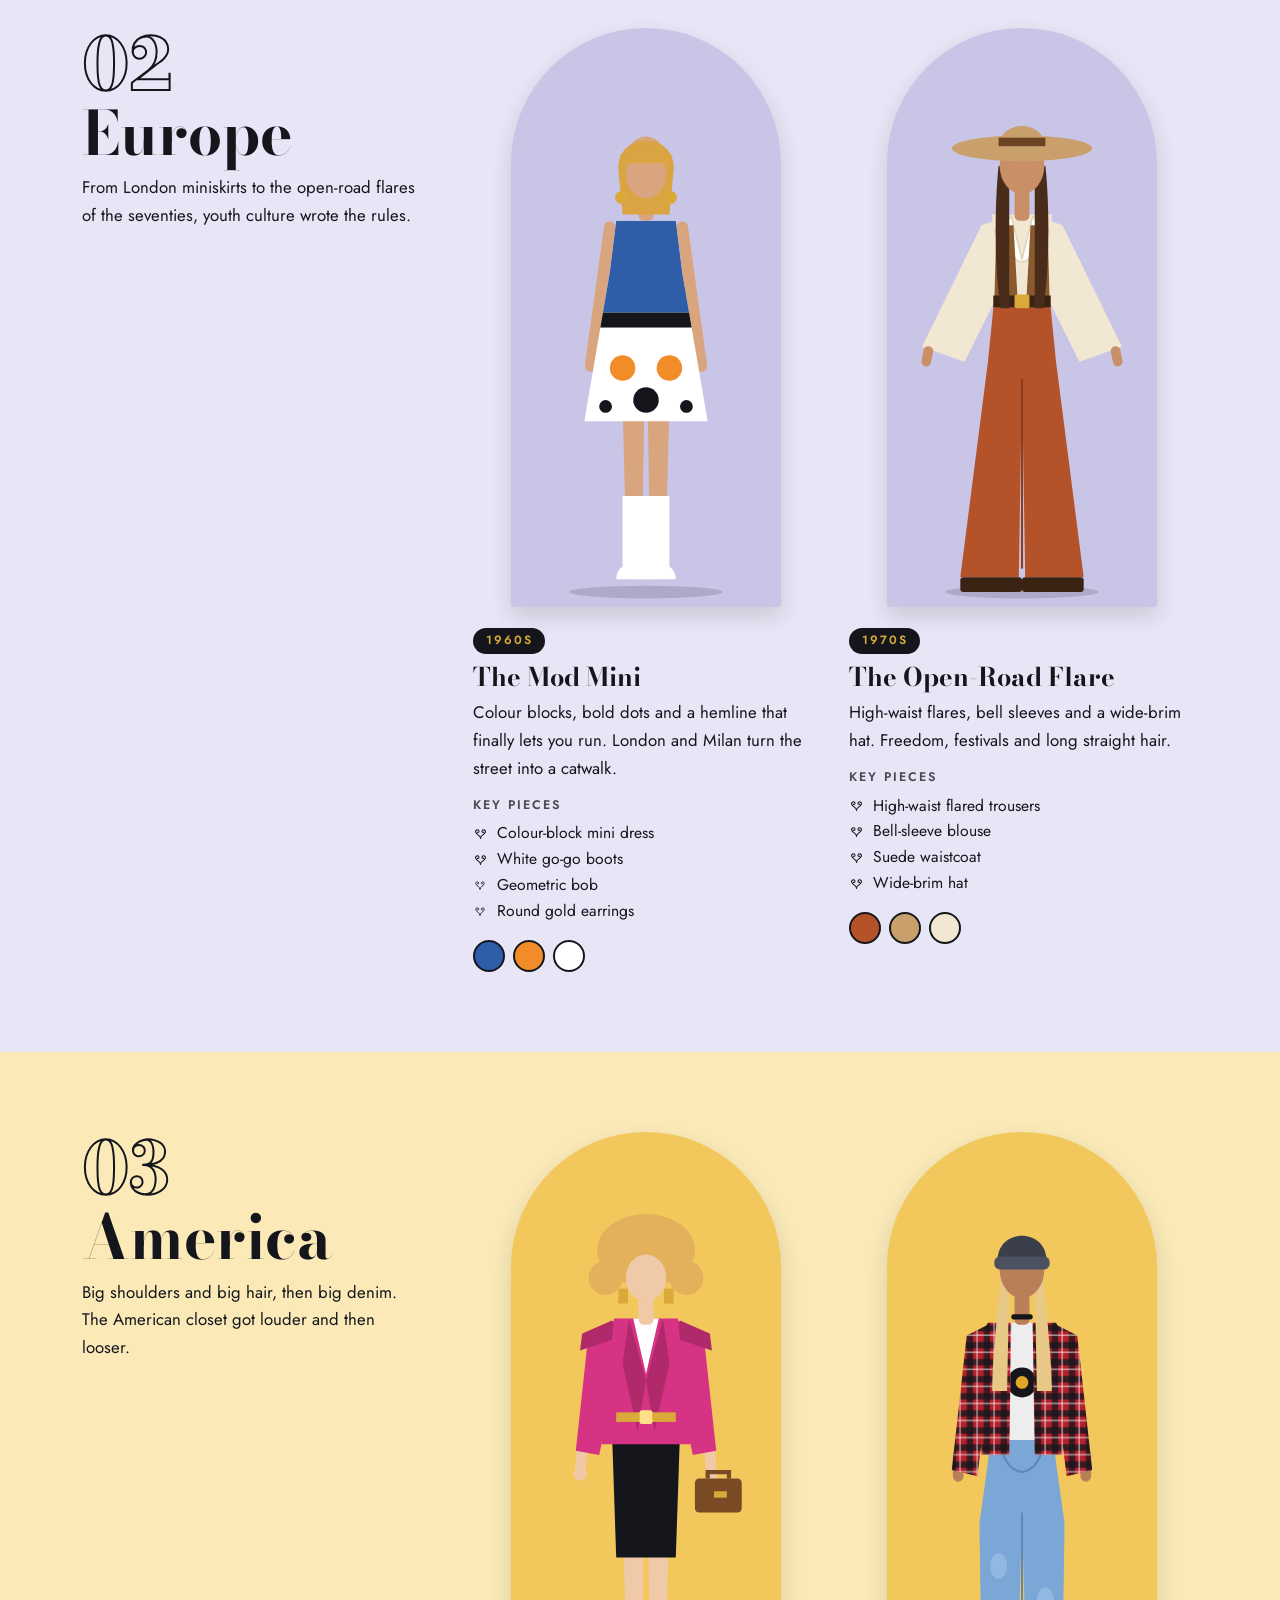
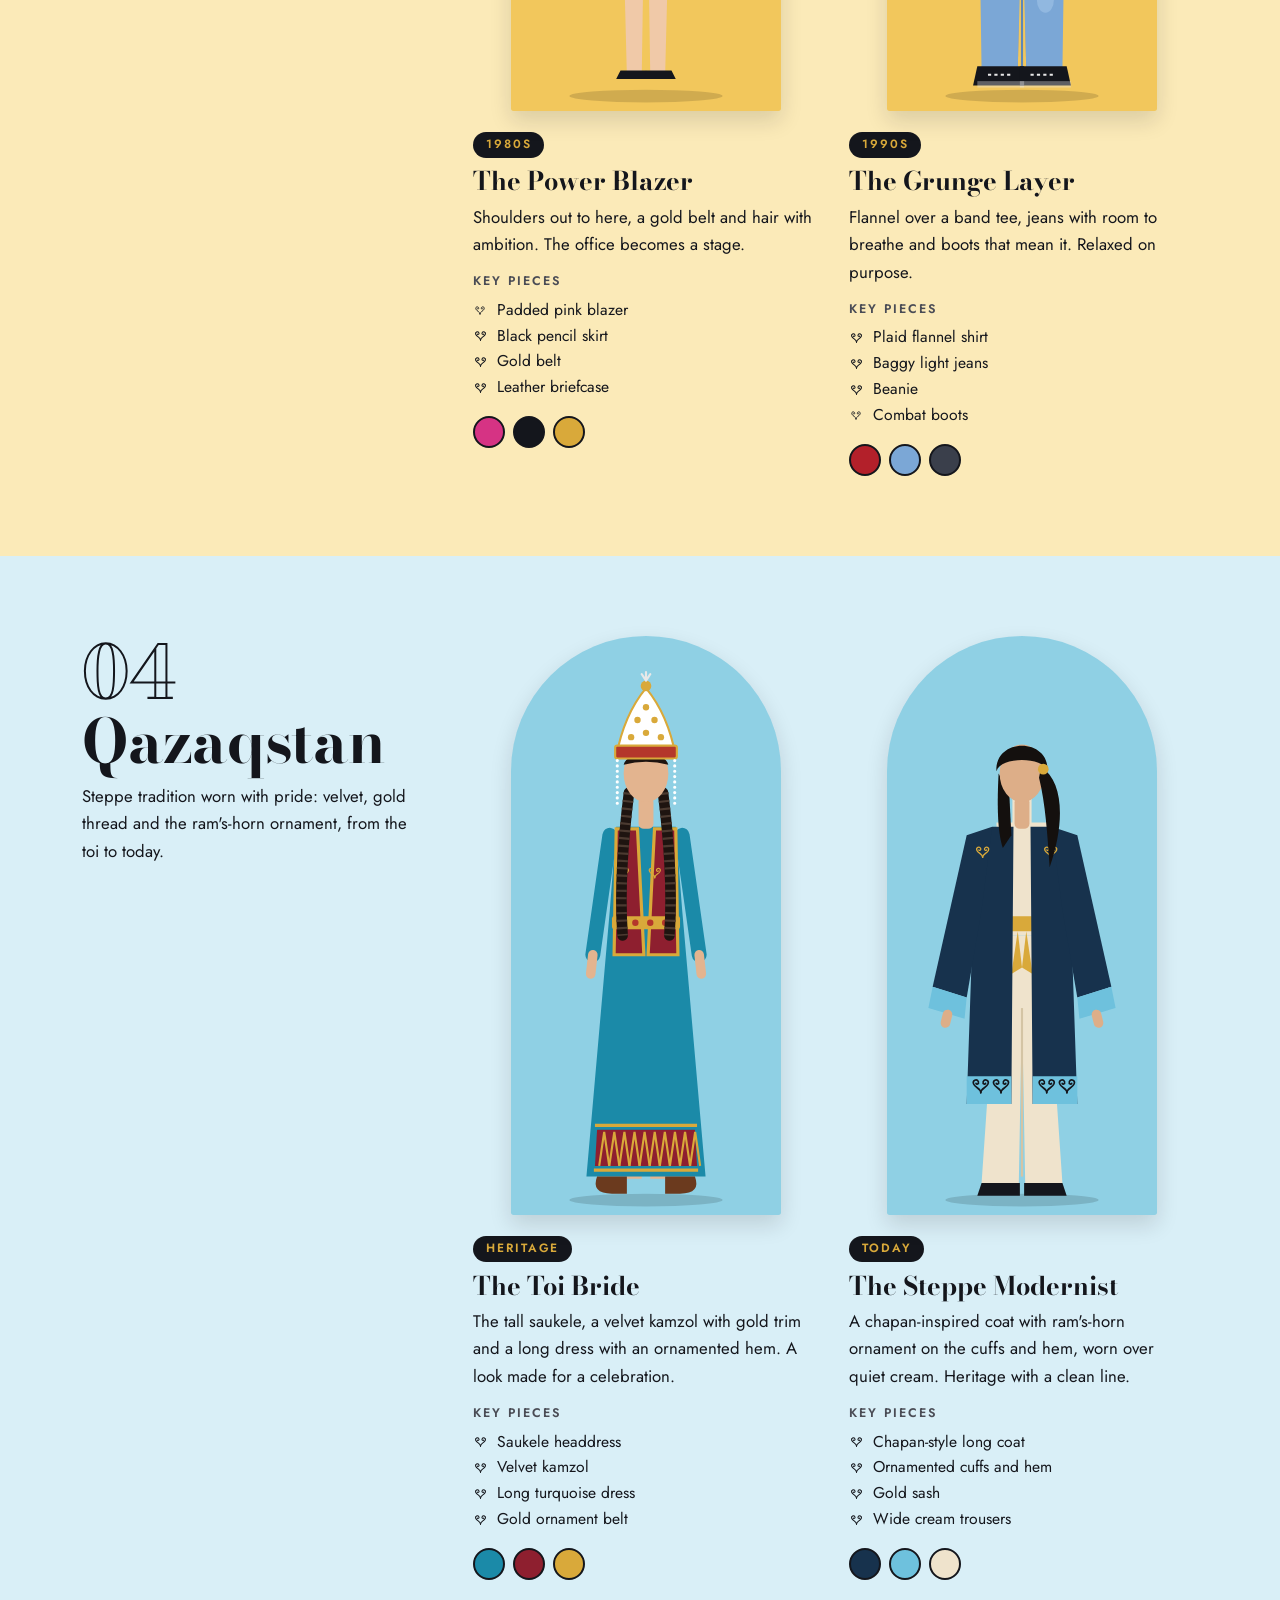
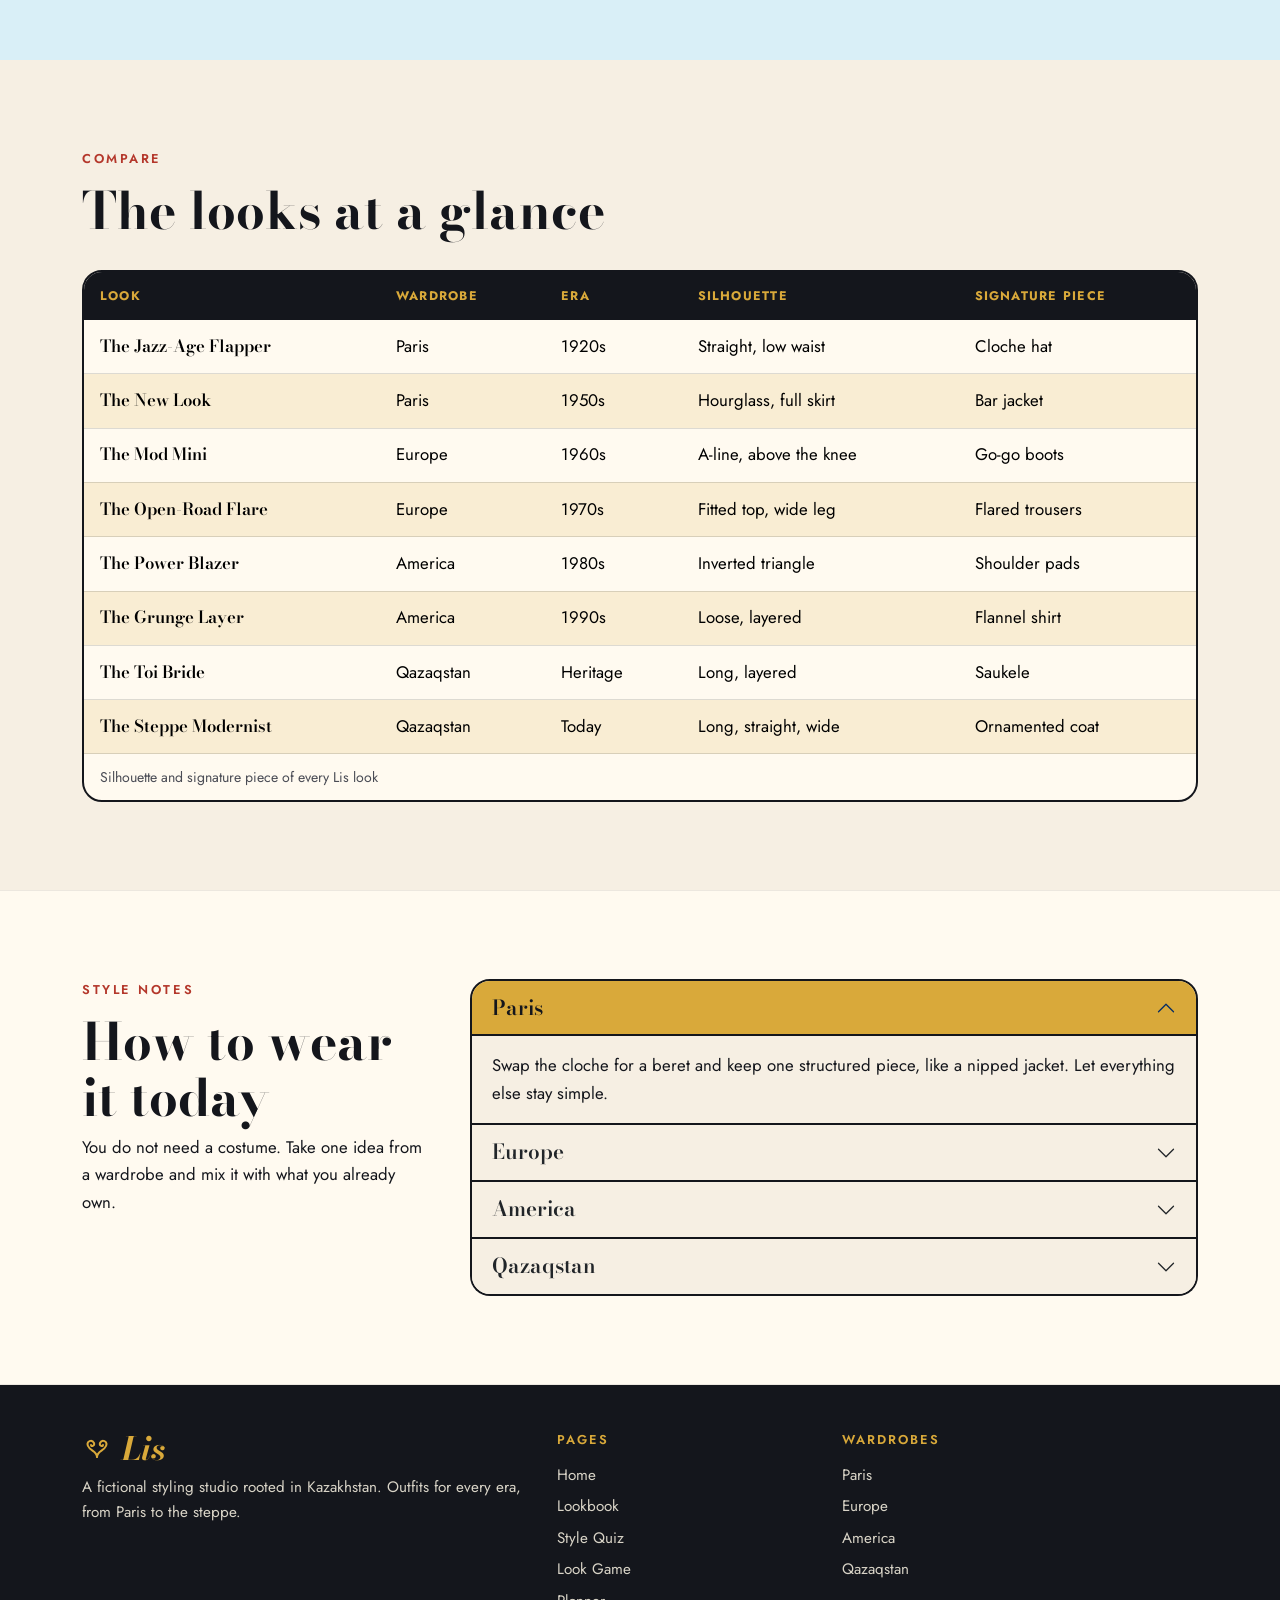
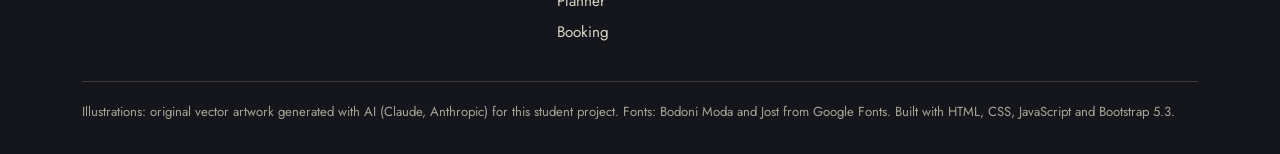
<file: lookbook.html>
<!DOCTYPE html>
<html lang="en">
<head>
  <meta charset="UTF-8">
  <meta name="viewport" content="width=device-width, initial-scale=1">
  <title>Lookbook | Lis</title>
  <meta name="description" content="Eight complete outfits from Paris, Europe, America and Qazaqstan, with key pieces, palettes and styling notes.">
  <link rel="icon" href="img/mark-gold.svg" type="image/svg+xml">
  <link rel="preconnect" href="https://fonts.googleapis.com">
  <link rel="preconnect" href="https://fonts.gstatic.com" crossorigin>
  <link href="https://fonts.googleapis.com/css2?family=Bodoni+Moda:ital,opsz,wght@0,6..96,500..800;1,6..96,500..800&family=Jost:wght@400;500;600&display=swap" rel="stylesheet">
  <link href="https://cdn.jsdelivr.net/npm/bootstrap@5.3.3/dist/css/bootstrap.min.css" rel="stylesheet">
  <link href="css/style.css" rel="stylesheet">
</head>
<body>
  <a class="skip-link" href="#main">Skip to content</a>
  <header class="site-header">
    <nav class="navbar navbar-expand-lg" aria-label="Main navigation">
      <div class="container">
        <a class="navbar-brand brand" href="index.html" aria-label="Lis, home">
          <img src="img/mark-gold.svg" alt="" width="30" height="20">
          <span>Lis</span>
        </a>
        <button class="navbar-toggler" type="button" data-bs-toggle="collapse" data-bs-target="#siteMenu" aria-controls="siteMenu" aria-expanded="false" aria-label="Toggle navigation">
          <span class="navbar-toggler-icon"></span>
        </button>
        <div class="collapse navbar-collapse" id="siteMenu">
          <ul class="navbar-nav ms-auto">
          <li class="nav-item"><a class="nav-link" href="index.html">Home</a></li>
          <li class="nav-item"><a class="nav-link active" href="lookbook.html" aria-current="page">Lookbook</a></li>
          <li class="nav-item"><a class="nav-link" href="quiz.html">Style Quiz</a></li>
          <li class="nav-item"><a class="nav-link" href="game.html">Look Game</a></li>
          <li class="nav-item"><a class="nav-link" href="planner.html">Planner</a></li>
          <li class="nav-item"><a class="nav-link" href="booking.html">Booking</a></li>
          </ul>
        </div>
      </div>
    </nav>
  </header>

  <main id="main">
    <section class="page-head">
      <div class="container">
        <p class="eyebrow">The Lookbook</p>
        <h1 class="page-head__title">Eight looks, four wardrobes</h1>
        <p class="page-head__lead">Each look is a complete outfit with its key pieces and palette. Jump to a wardrobe or scroll through the decades.</p>
      </div>
    </section>

    <div class="region-nav">
      <div class="container">
        <nav aria-label="Wardrobes">
          <ul class="nav nav-pills justify-content-center">
            <li class="nav-item"><a class="nav-link" href="#paris">Paris</a></li>
            <li class="nav-item"><a class="nav-link" href="#europe">Europe</a></li>
            <li class="nav-item"><a class="nav-link" href="#america">America</a></li>
            <li class="nav-item"><a class="nav-link" href="#kazakh">Qazaqstan</a></li>
          </ul>
        </nav>
      </div>
    </div>

    <section id="paris" class="region region--paris" aria-labelledby="paris-title">
      <div class="container">
        <div class="row gy-5 gx-lg-5">
          <div class="col-12 col-lg-4">
            <div class="region__intro">
              <p class="region__num">01</p>
              <h2 id="paris-title" class="region__title">Paris</h2>
              <p>Cut is everything. Clean lines, a nipped waist and one detail that makes people look twice.</p>
            </div>
          </div>
          <div class="col-12 col-lg-8">
            <div class="row row-cols-1 row-cols-md-2 g-4">
            <div class="col">
              <article class="look">
                <figure class="arch arch--paris">
          <img src="img/paris-1920s.svg" alt="Illustration of a 1920s Paris look: green beaded drop-waist dress, cloche hat and long pearls" width="220" height="510">
        </figure>
                <div class="look__body">
                  <p class="look__decade">1920s</p>
                  <h3 class="look__title">The Jazz-Age Flapper</h3>
                  <p>A straight drop-waist dress, golden fringe and a cloche pulled low over the eyes. The Paris of the Roaring Twenties dances in every step.</p>
                  <h4 class="look__sub">Key pieces</h4>
                  <ul class="pieces"><li>Beaded drop-waist dress</li><li>Cloche hat</li><li>Long pearl rope</li><li>T-strap shoes</li></ul>
                  <ul class="palette" aria-label="Palette"><li class="swatch" style="--c:#1F6F5C"><span class="visually-hidden">#1F6F5C</span></li><li class="swatch" style="--c:#D9A93A"><span class="visually-hidden">#D9A93A</span></li><li class="swatch" style="--c:#14161C"><span class="visually-hidden">#14161C</span></li></ul>
                </div>
              </article>
            </div>
            <div class="col">
              <article class="look">
                <figure class="arch arch--paris">
          <img src="img/paris-1950s.svg" alt="Illustration of a 1950s Paris look: cream bar jacket, full black pleated skirt and red pillbox hat" width="220" height="510">
        </figure>
                <div class="look__body">
                  <p class="look__decade">1950s</p>
                  <h3 class="look__title">The New Look</h3>
                  <p>A nipped waist, a soft cream jacket and a skirt that moves like a bell. Elegance by cut, never by noise.</p>
                  <h4 class="look__sub">Key pieces</h4>
                  <ul class="pieces"><li>Cream bar jacket</li><li>Full pleated skirt</li><li>Pillbox hat</li><li>White gloves</li></ul>
                  <ul class="palette" aria-label="Palette"><li class="swatch" style="--c:#F4E8D3"><span class="visually-hidden">#F4E8D3</span></li><li class="swatch" style="--c:#17181D"><span class="visually-hidden">#17181D</span></li><li class="swatch" style="--c:#B4372B"><span class="visually-hidden">#B4372B</span></li></ul>
                </div>
              </article>
            </div>
            </div>
          </div>
        </div>
      </div>
    </section>

    <section id="europe" class="region region--europe" aria-labelledby="europe-title">
      <div class="container">
        <div class="row gy-5 gx-lg-5">
          <div class="col-12 col-lg-4">
            <div class="region__intro">
              <p class="region__num">02</p>
              <h2 id="europe-title" class="region__title">Europe</h2>
              <p>From London miniskirts to the open-road flares of the seventies, youth culture wrote the rules.</p>
            </div>
          </div>
          <div class="col-12 col-lg-8">
            <div class="row row-cols-1 row-cols-md-2 g-4">
            <div class="col">
              <article class="look">
                <figure class="arch arch--europe">
          <img src="img/europe-1960s.svg" alt="Illustration of a 1960s European look: colour-block mini dress with orange dots and white boots" width="220" height="510">
        </figure>
                <div class="look__body">
                  <p class="look__decade">1960s</p>
                  <h3 class="look__title">The Mod Mini</h3>
                  <p>Colour blocks, bold dots and a hemline that finally lets you run. London and Milan turn the street into a catwalk.</p>
                  <h4 class="look__sub">Key pieces</h4>
                  <ul class="pieces"><li>Colour-block mini dress</li><li>White go-go boots</li><li>Geometric bob</li><li>Round gold earrings</li></ul>
                  <ul class="palette" aria-label="Palette"><li class="swatch" style="--c:#2F5DA8"><span class="visually-hidden">#2F5DA8</span></li><li class="swatch" style="--c:#F28C28"><span class="visually-hidden">#F28C28</span></li><li class="swatch" style="--c:#FFFFFF"><span class="visually-hidden">#FFFFFF</span></li></ul>
                </div>
              </article>
            </div>
            <div class="col">
              <article class="look">
                <figure class="arch arch--europe">
          <img src="img/europe-1970s.svg" alt="Illustration of a 1970s European look: wide-brim hat, bell-sleeve blouse and rust flared trousers" width="220" height="510">
        </figure>
                <div class="look__body">
                  <p class="look__decade">1970s</p>
                  <h3 class="look__title">The Open-Road Flare</h3>
                  <p>High-waist flares, bell sleeves and a wide-brim hat. Freedom, festivals and long straight hair.</p>
                  <h4 class="look__sub">Key pieces</h4>
                  <ul class="pieces"><li>High-waist flared trousers</li><li>Bell-sleeve blouse</li><li>Suede waistcoat</li><li>Wide-brim hat</li></ul>
                  <ul class="palette" aria-label="Palette"><li class="swatch" style="--c:#B4532A"><span class="visually-hidden">#B4532A</span></li><li class="swatch" style="--c:#C9A06C"><span class="visually-hidden">#C9A06C</span></li><li class="swatch" style="--c:#F2E7D2"><span class="visually-hidden">#F2E7D2</span></li></ul>
                </div>
              </article>
            </div>
            </div>
          </div>
        </div>
      </div>
    </section>

    <section id="america" class="region region--america" aria-labelledby="america-title">
      <div class="container">
        <div class="row gy-5 gx-lg-5">
          <div class="col-12 col-lg-4">
            <div class="region__intro">
              <p class="region__num">03</p>
              <h2 id="america-title" class="region__title">America</h2>
              <p>Big shoulders and big hair, then big denim. The American closet got louder and then looser.</p>
            </div>
          </div>
          <div class="col-12 col-lg-8">
            <div class="row row-cols-1 row-cols-md-2 g-4">
            <div class="col">
              <article class="look">
                <figure class="arch arch--america">
          <img src="img/america-1980s.svg" alt="Illustration of a 1980s American look: hot pink blazer with big shoulders, black pencil skirt and briefcase" width="220" height="510">
        </figure>
                <div class="look__body">
                  <p class="look__decade">1980s</p>
                  <h3 class="look__title">The Power Blazer</h3>
                  <p>Shoulders out to here, a gold belt and hair with ambition. The office becomes a stage.</p>
                  <h4 class="look__sub">Key pieces</h4>
                  <ul class="pieces"><li>Padded pink blazer</li><li>Black pencil skirt</li><li>Gold belt</li><li>Leather briefcase</li></ul>
                  <ul class="palette" aria-label="Palette"><li class="swatch" style="--c:#D63384"><span class="visually-hidden">#D63384</span></li><li class="swatch" style="--c:#14161C"><span class="visually-hidden">#14161C</span></li><li class="swatch" style="--c:#D9A93A"><span class="visually-hidden">#D9A93A</span></li></ul>
                </div>
              </article>
            </div>
            <div class="col">
              <article class="look">
                <figure class="arch arch--america">
          <img src="img/america-1990s.svg" alt="Illustration of a 1990s American look: plaid flannel shirt, baggy jeans, beanie and combat boots" width="220" height="510">
        </figure>
                <div class="look__body">
                  <p class="look__decade">1990s</p>
                  <h3 class="look__title">The Grunge Layer</h3>
                  <p>Flannel over a band tee, jeans with room to breathe and boots that mean it. Relaxed on purpose.</p>
                  <h4 class="look__sub">Key pieces</h4>
                  <ul class="pieces"><li>Plaid flannel shirt</li><li>Baggy light jeans</li><li>Beanie</li><li>Combat boots</li></ul>
                  <ul class="palette" aria-label="Palette"><li class="swatch" style="--c:#B3202A"><span class="visually-hidden">#B3202A</span></li><li class="swatch" style="--c:#7BA7D6"><span class="visually-hidden">#7BA7D6</span></li><li class="swatch" style="--c:#3A3F4B"><span class="visually-hidden">#3A3F4B</span></li></ul>
                </div>
              </article>
            </div>
            </div>
          </div>
        </div>
      </div>
    </section>

    <section id="kazakh" class="region region--kazakh" aria-labelledby="kazakh-title">
      <div class="container">
        <div class="row gy-5 gx-lg-5">
          <div class="col-12 col-lg-4">
            <div class="region__intro">
              <p class="region__num">04</p>
              <h2 id="kazakh-title" class="region__title">Qazaqstan</h2>
              <p>Steppe tradition worn with pride: velvet, gold thread and the ram's-horn ornament, from the toi to today.</p>
            </div>
          </div>
          <div class="col-12 col-lg-8">
            <div class="row row-cols-1 row-cols-md-2 g-4">
            <div class="col">
              <article class="look">
                <figure class="arch arch--kazakh">
          <img src="img/kazakh-traditional.svg" alt="Illustration of a traditional Kazakh look: tall white saukele headdress, turquoise dress and wine velvet vest" width="220" height="510">
        </figure>
                <div class="look__body">
                  <p class="look__decade">Heritage</p>
                  <h3 class="look__title">The Toi Bride</h3>
                  <p>The tall saukele, a velvet kamzol with gold trim and a long dress with an ornamented hem. A look made for a celebration.</p>
                  <h4 class="look__sub">Key pieces</h4>
                  <ul class="pieces"><li>Saukele headdress</li><li>Velvet kamzol</li><li>Long turquoise dress</li><li>Gold ornament belt</li></ul>
                  <ul class="palette" aria-label="Palette"><li class="swatch" style="--c:#1B8AA8"><span class="visually-hidden">#1B8AA8</span></li><li class="swatch" style="--c:#8E1F2F"><span class="visually-hidden">#8E1F2F</span></li><li class="swatch" style="--c:#D9A93A"><span class="visually-hidden">#D9A93A</span></li></ul>
                </div>
              </article>
            </div>
            <div class="col">
              <article class="look">
                <figure class="arch arch--kazakh">
          <img src="img/kazakh-modern.svg" alt="Illustration of a modern Kazakh look: navy chapan-style coat with sky-blue ornament over cream trousers" width="220" height="510">
        </figure>
                <div class="look__body">
                  <p class="look__decade">Today</p>
                  <h3 class="look__title">The Steppe Modernist</h3>
                  <p>A chapan-inspired coat with ram's-horn ornament on the cuffs and hem, worn over quiet cream. Heritage with a clean line.</p>
                  <h4 class="look__sub">Key pieces</h4>
                  <ul class="pieces"><li>Chapan-style long coat</li><li>Ornamented cuffs and hem</li><li>Gold sash</li><li>Wide cream trousers</li></ul>
                  <ul class="palette" aria-label="Palette"><li class="swatch" style="--c:#17324D"><span class="visually-hidden">#17324D</span></li><li class="swatch" style="--c:#6EC1DD"><span class="visually-hidden">#6EC1DD</span></li><li class="swatch" style="--c:#EFE3CC"><span class="visually-hidden">#EFE3CC</span></li></ul>
                </div>
              </article>
            </div>
            </div>
          </div>
        </div>
      </div>
    </section>

    <section class="section" aria-labelledby="glance-title">
      <div class="container">
        <header class="section__head">
          <p class="eyebrow">Compare</p>
          <h2 id="glance-title" class="section__title">The looks at a glance</h2>
        </header>
        <div class="table-responsive">
          <table class="table lis-table">
            <caption>Silhouette and signature piece of every Lis look</caption>
            <thead>
              <tr><th scope="col">Look</th><th scope="col">Wardrobe</th><th scope="col">Era</th><th scope="col">Silhouette</th><th scope="col">Signature piece</th></tr>
            </thead>
            <tbody>
          <tr><th scope="row">The Jazz-Age Flapper</th><td>Paris</td><td>1920s</td><td>Straight, low waist</td><td>Cloche hat</td></tr>
          <tr><th scope="row">The New Look</th><td>Paris</td><td>1950s</td><td>Hourglass, full skirt</td><td>Bar jacket</td></tr>
          <tr><th scope="row">The Mod Mini</th><td>Europe</td><td>1960s</td><td>A-line, above the knee</td><td>Go-go boots</td></tr>
          <tr><th scope="row">The Open-Road Flare</th><td>Europe</td><td>1970s</td><td>Fitted top, wide leg</td><td>Flared trousers</td></tr>
          <tr><th scope="row">The Power Blazer</th><td>America</td><td>1980s</td><td>Inverted triangle</td><td>Shoulder pads</td></tr>
          <tr><th scope="row">The Grunge Layer</th><td>America</td><td>1990s</td><td>Loose, layered</td><td>Flannel shirt</td></tr>
          <tr><th scope="row">The Toi Bride</th><td>Qazaqstan</td><td>Heritage</td><td>Long, layered</td><td>Saukele</td></tr>
          <tr><th scope="row">The Steppe Modernist</th><td>Qazaqstan</td><td>Today</td><td>Long, straight, wide</td><td>Ornamented coat</td></tr>
            </tbody>
          </table>
        </div>
      </div>
    </section>

    <section class="section section--tint" aria-labelledby="today-title">
      <div class="container">
        <div class="row gy-5 gx-lg-5">
          <div class="col-12 col-lg-4">
            <p class="eyebrow">Style notes</p>
            <h2 id="today-title" class="section__title">How to wear it today</h2>
            <p>You do not need a costume. Take one idea from a wardrobe and mix it with what you already own.</p>
          </div>
          <div class="col-12 col-lg-8">
            <div class="accordion lis-accordion" id="tips">
              <div class="accordion-item">
                <h3 class="accordion-header">
                  <button class="accordion-button" type="button" data-bs-toggle="collapse" data-bs-target="#tip-paris" aria-expanded="true" aria-controls="tip-paris">Paris</button>
                </h3>
                <div id="tip-paris" class="accordion-collapse collapse show" data-bs-parent="#tips">
                  <div class="accordion-body">Swap the cloche for a beret and keep one structured piece, like a nipped jacket. Let everything else stay simple.</div>
                </div>
              </div>
              <div class="accordion-item">
                <h3 class="accordion-header">
                  <button class="accordion-button collapsed" type="button" data-bs-toggle="collapse" data-bs-target="#tip-europe" aria-expanded="false" aria-controls="tip-europe">Europe</button>
                </h3>
                <div id="tip-europe" class="accordion-collapse collapse" data-bs-parent="#tips">
                  <div class="accordion-body">Pair a colour-block mini with flat boots, or high-waist flares with a plain tucked tee. One loud piece is enough.</div>
                </div>
              </div>
              <div class="accordion-item">
                <h3 class="accordion-header">
                  <button class="accordion-button collapsed" type="button" data-bs-toggle="collapse" data-bs-target="#tip-america" aria-expanded="false" aria-controls="tip-america">America</button>
                </h3>
                <div id="tip-america" class="accordion-collapse collapse" data-bs-parent="#tips">
                  <div class="accordion-body">Mix a sharp blazer with relaxed jeans. The 80s and the 90s work best when they share one outfit.</div>
                </div>
              </div>
              <div class="accordion-item">
                <h3 class="accordion-header">
                  <button class="accordion-button collapsed" type="button" data-bs-toggle="collapse" data-bs-target="#tip-kazakh" aria-expanded="false" aria-controls="tip-kazakh">Qazaqstan</button>
                </h3>
                <div id="tip-kazakh" class="accordion-collapse collapse" data-bs-parent="#tips">
                  <div class="accordion-body">Wear one ornamented coat over simple neutrals and let the pattern lead. Gold accents are enough.</div>
                </div>
              </div>
            </div>
          </div>
        </div>
      </div>
    </section>
  </main>

  <footer class="site-footer">
    <div class="container">
      <div class="row g-4">
        <div class="col-12 col-md-5">
          <p class="footer-brand"><img src="img/mark-gold.svg" alt="" width="30" height="20"> Lis</p>
          <p class="footer-text">A fictional styling studio rooted in Kazakhstan. Outfits for every era, from Paris to the steppe.</p>
        </div>
        <div class="col-6 col-md-3">
          <h2 class="footer-title">Pages</h2>
          <ul class="footer-links"><li><a href="index.html">Home</a></li><li><a href="lookbook.html">Lookbook</a></li><li><a href="quiz.html">Style Quiz</a></li><li><a href="game.html">Look Game</a></li><li><a href="planner.html">Planner</a></li><li><a href="booking.html">Booking</a></li></ul>
        </div>
        <div class="col-6 col-md-4">
          <h2 class="footer-title">Wardrobes</h2>
          <ul class="footer-links">
            <li><a href="lookbook.html#paris">Paris</a></li>
            <li><a href="lookbook.html#europe">Europe</a></li>
            <li><a href="lookbook.html#america">America</a></li>
            <li><a href="lookbook.html#kazakh">Qazaqstan</a></li>
          </ul>
        </div>
      </div>
      <p class="footer-credits">Illustrations: original vector artwork generated with AI (Claude, Anthropic) for this student project. Fonts: Bodoni Moda and Jost from Google Fonts. Built with HTML, CSS, JavaScript and Bootstrap 5.3.</p>
    </div>
  </footer>
  <script src="https://cdn.jsdelivr.net/npm/bootstrap@5.3.3/dist/js/bootstrap.bundle.min.js"></script>
</body>
</html>
</file>
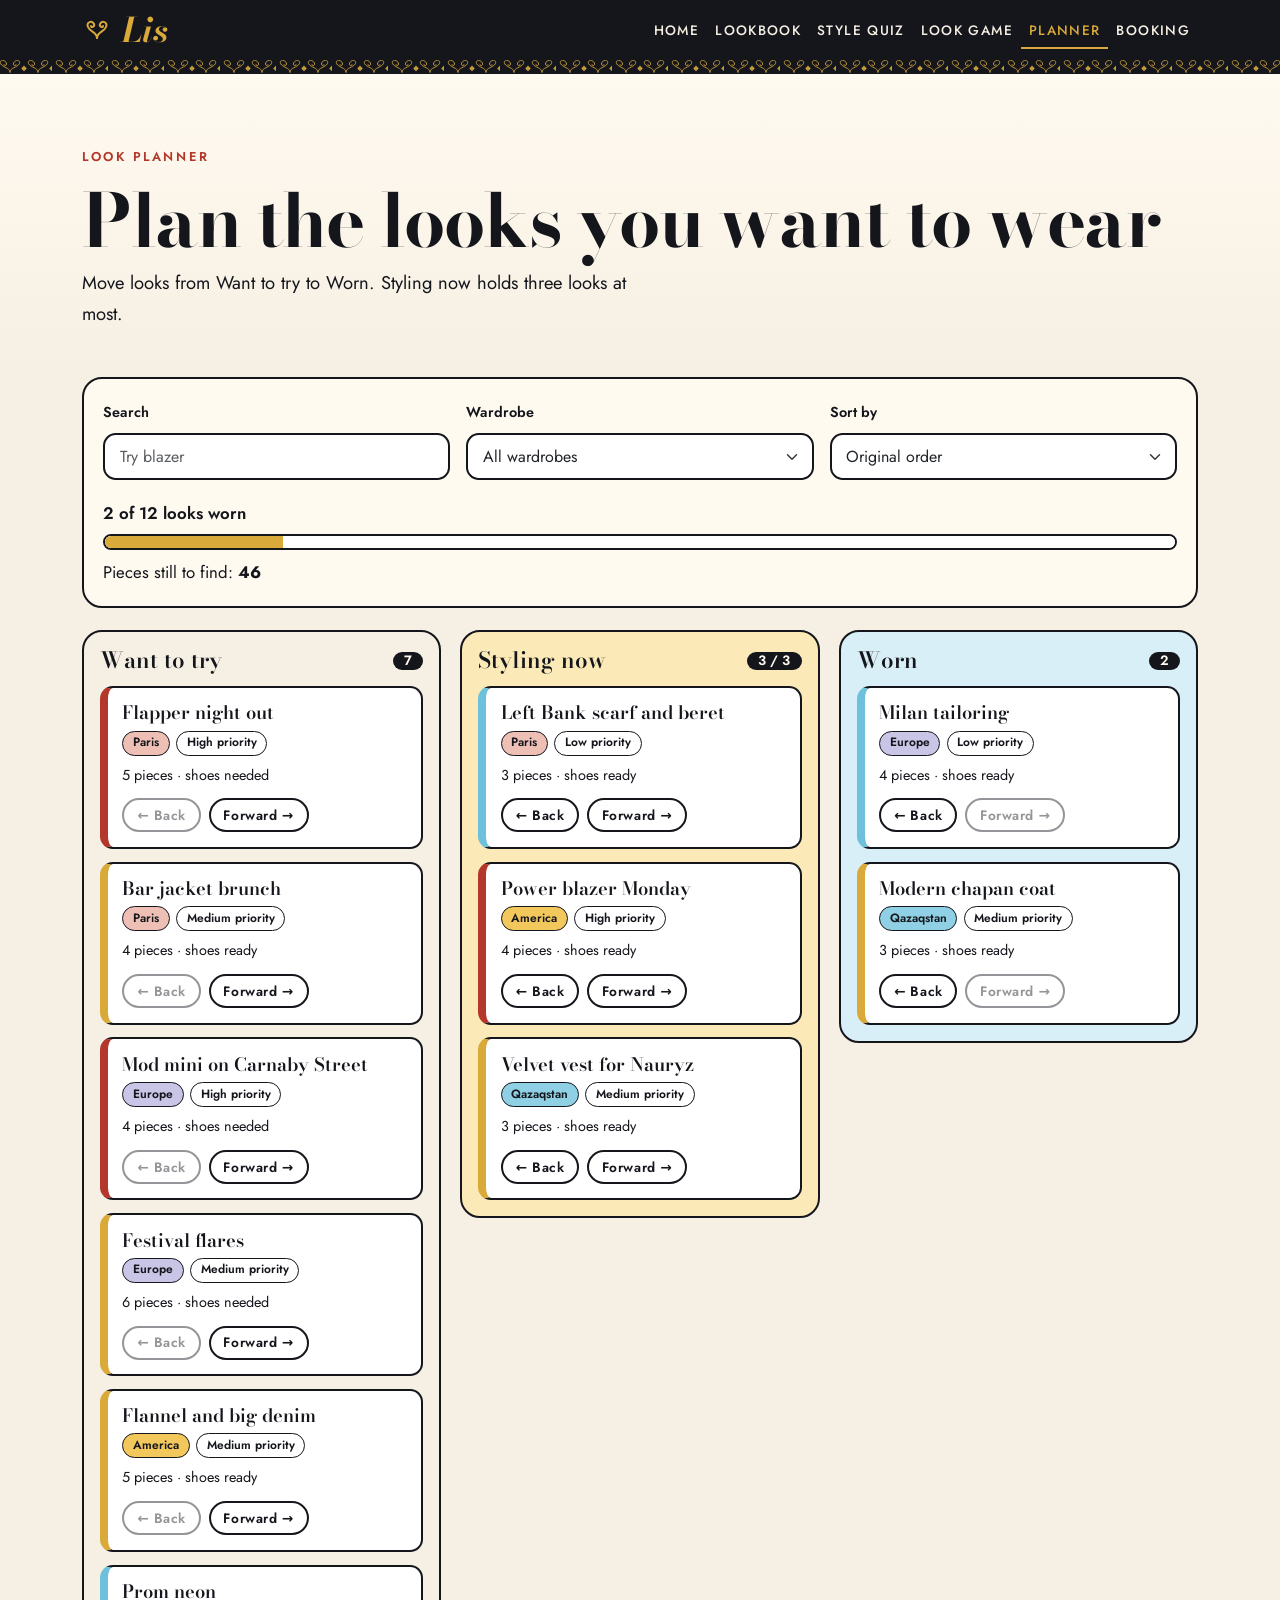
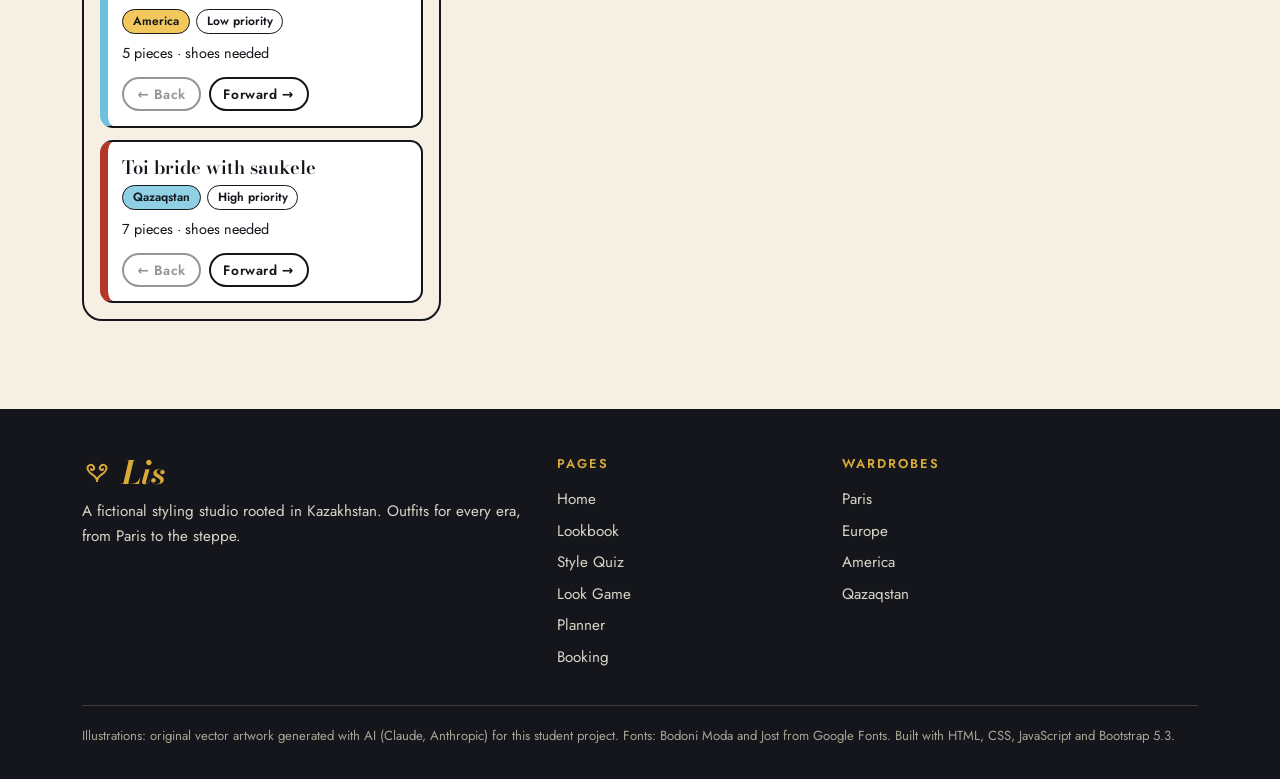
<file: planner.html>
<!DOCTYPE html>
<html lang="en">
<head>
  <meta charset="UTF-8">
  <meta name="viewport" content="width=device-width, initial-scale=1">
  <title>Lis | Look Planner</title>
  <meta name="description" content="Plan the looks you want to wear on a small board.">
  <link rel="icon" href="img/mark-gold.svg" type="image/svg+xml">
  <link rel="preconnect" href="https://fonts.googleapis.com">
  <link rel="preconnect" href="https://fonts.gstatic.com" crossorigin>
  <link href="https://fonts.googleapis.com/css2?family=Bodoni+Moda:ital,opsz,wght@0,6..96,500..800;1,6..96,500..800&family=Jost:wght@400;500;600&display=swap" rel="stylesheet">
  <link href="https://cdn.jsdelivr.net/npm/bootstrap@5.3.3/dist/css/bootstrap.min.css" rel="stylesheet">
  <link href="css/style.css" rel="stylesheet">
  <link href="css/lab.css" rel="stylesheet">
  <script src="js/planner.js" defer></script>
</head>
<body>
  <a class="skip-link" href="#main">Skip to content</a>
  <header class="site-header">
    <nav class="navbar navbar-expand-lg" aria-label="Main navigation">
      <div class="container">
        <a class="navbar-brand brand" href="index.html" aria-label="Lis, home">
          <img src="img/mark-gold.svg" alt="" width="30" height="20">
          <span>Lis</span>
        </a>
        <button class="navbar-toggler" type="button" data-bs-toggle="collapse" data-bs-target="#siteMenu" aria-controls="siteMenu" aria-expanded="false" aria-label="Toggle navigation">
          <span class="navbar-toggler-icon"></span>
        </button>
        <div class="collapse navbar-collapse" id="siteMenu">
          <ul class="navbar-nav ms-auto">
          <li class="nav-item"><a class="nav-link" href="index.html">Home</a></li>
          <li class="nav-item"><a class="nav-link" href="lookbook.html">Lookbook</a></li>
          <li class="nav-item"><a class="nav-link" href="quiz.html">Style Quiz</a></li>
          <li class="nav-item"><a class="nav-link" href="game.html">Look Game</a></li>
          <li class="nav-item"><a class="nav-link active" href="planner.html" aria-current="page">Planner</a></li>
          <li class="nav-item"><a class="nav-link" href="booking.html">Booking</a></li>
          </ul>
        </div>
      </div>
    </nav>
  </header>

  <main id="main">
    <section class="page-head">
      <div class="container">
        <p class="eyebrow">Look Planner</p>
        <h1 class="page-head__title">Plan the looks you want to wear</h1>
        <p class="page-head__lead">Move looks from Want to try to Worn. Styling now holds three looks at most.</p>
      </div>
    </section>

    <section class="section section--flush">
      <div class="container">
        <div class="planner__bar">
          <div class="row g-3 align-items-end">
            <div class="col-12 col-md-4">
              <label for="searchInput" class="form-label">Search</label>
              <input id="searchInput" type="search" class="form-control" placeholder="Try blazer">
            </div>
            <div class="col-6 col-md-4">
              <label for="tagFilter" class="form-label">Wardrobe</label>
              <select id="tagFilter" class="form-select"><option value="all">All wardrobes</option></select>
            </div>
            <div class="col-6 col-md-4">
              <label for="sortSelect" class="form-label">Sort by</label>
              <select id="sortSelect" class="form-select">
                <option value="order">Original order</option>
                <option value="priority">Priority, high first</option>
              </select>
            </div>
          </div>
          <div class="planner__progress">
            <label for="progress" id="progressText" class="planner__progress-text"></label>
            <progress id="progress" class="progress-lis" value="0" max="1"></progress>
            <p class="planner__pieces">Pieces still to find: <strong id="piecesText">0</strong></p>
          </div>
        </div>

        <p id="plannerMessage" class="planner__message" role="status"></p>
        <p id="emptyMessage" class="planner__empty">No looks found. Try another word or wardrobe.</p>

        <div id="board" class="board">
          <section class="column column--todo" aria-labelledby="title-todo">
            <h2 id="title-todo" class="column__title">Want to try <span id="count-todo" class="column__count"></span></h2>
            <div id="list-todo" class="column__list"></div>
          </section>
          <section class="column column--doing" aria-labelledby="title-doing">
            <h2 id="title-doing" class="column__title">Styling now <span id="count-doing" class="column__count"></span></h2>
            <div id="list-doing" class="column__list"></div>
          </section>
          <section class="column column--done" aria-labelledby="title-done">
            <h2 id="title-done" class="column__title">Worn <span id="count-done" class="column__count"></span></h2>
            <div id="list-done" class="column__list"></div>
          </section>
        </div>
      </div>
    </section>
  </main>

  <footer class="site-footer">
    <div class="container">
      <div class="row g-4">
        <div class="col-12 col-md-5">
          <p class="footer-brand"><img src="img/mark-gold.svg" alt="" width="30" height="20"> Lis</p>
          <p class="footer-text">A fictional styling studio rooted in Kazakhstan. Outfits for every era, from Paris to the steppe.</p>
        </div>
        <div class="col-6 col-md-3">
          <h2 class="footer-title">Pages</h2>
          <ul class="footer-links"><li><a href="index.html">Home</a></li><li><a href="lookbook.html">Lookbook</a></li><li><a href="quiz.html">Style Quiz</a></li><li><a href="game.html">Look Game</a></li><li><a href="planner.html">Planner</a></li><li><a href="booking.html">Booking</a></li></ul>
        </div>
        <div class="col-6 col-md-4">
          <h2 class="footer-title">Wardrobes</h2>
          <ul class="footer-links">
            <li><a href="lookbook.html#paris">Paris</a></li>
            <li><a href="lookbook.html#europe">Europe</a></li>
            <li><a href="lookbook.html#america">America</a></li>
            <li><a href="lookbook.html#kazakh">Qazaqstan</a></li>
          </ul>
        </div>
      </div>
      <p class="footer-credits">Illustrations: original vector artwork generated with AI (Claude, Anthropic) for this student project. Fonts: Bodoni Moda and Jost from Google Fonts. Built with HTML, CSS, JavaScript and Bootstrap 5.3.</p>
    </div>
  </footer>
  <script src="https://cdn.jsdelivr.net/npm/bootstrap@5.3.3/dist/js/bootstrap.bundle.min.js"></script>
</body>
</html>
</file>
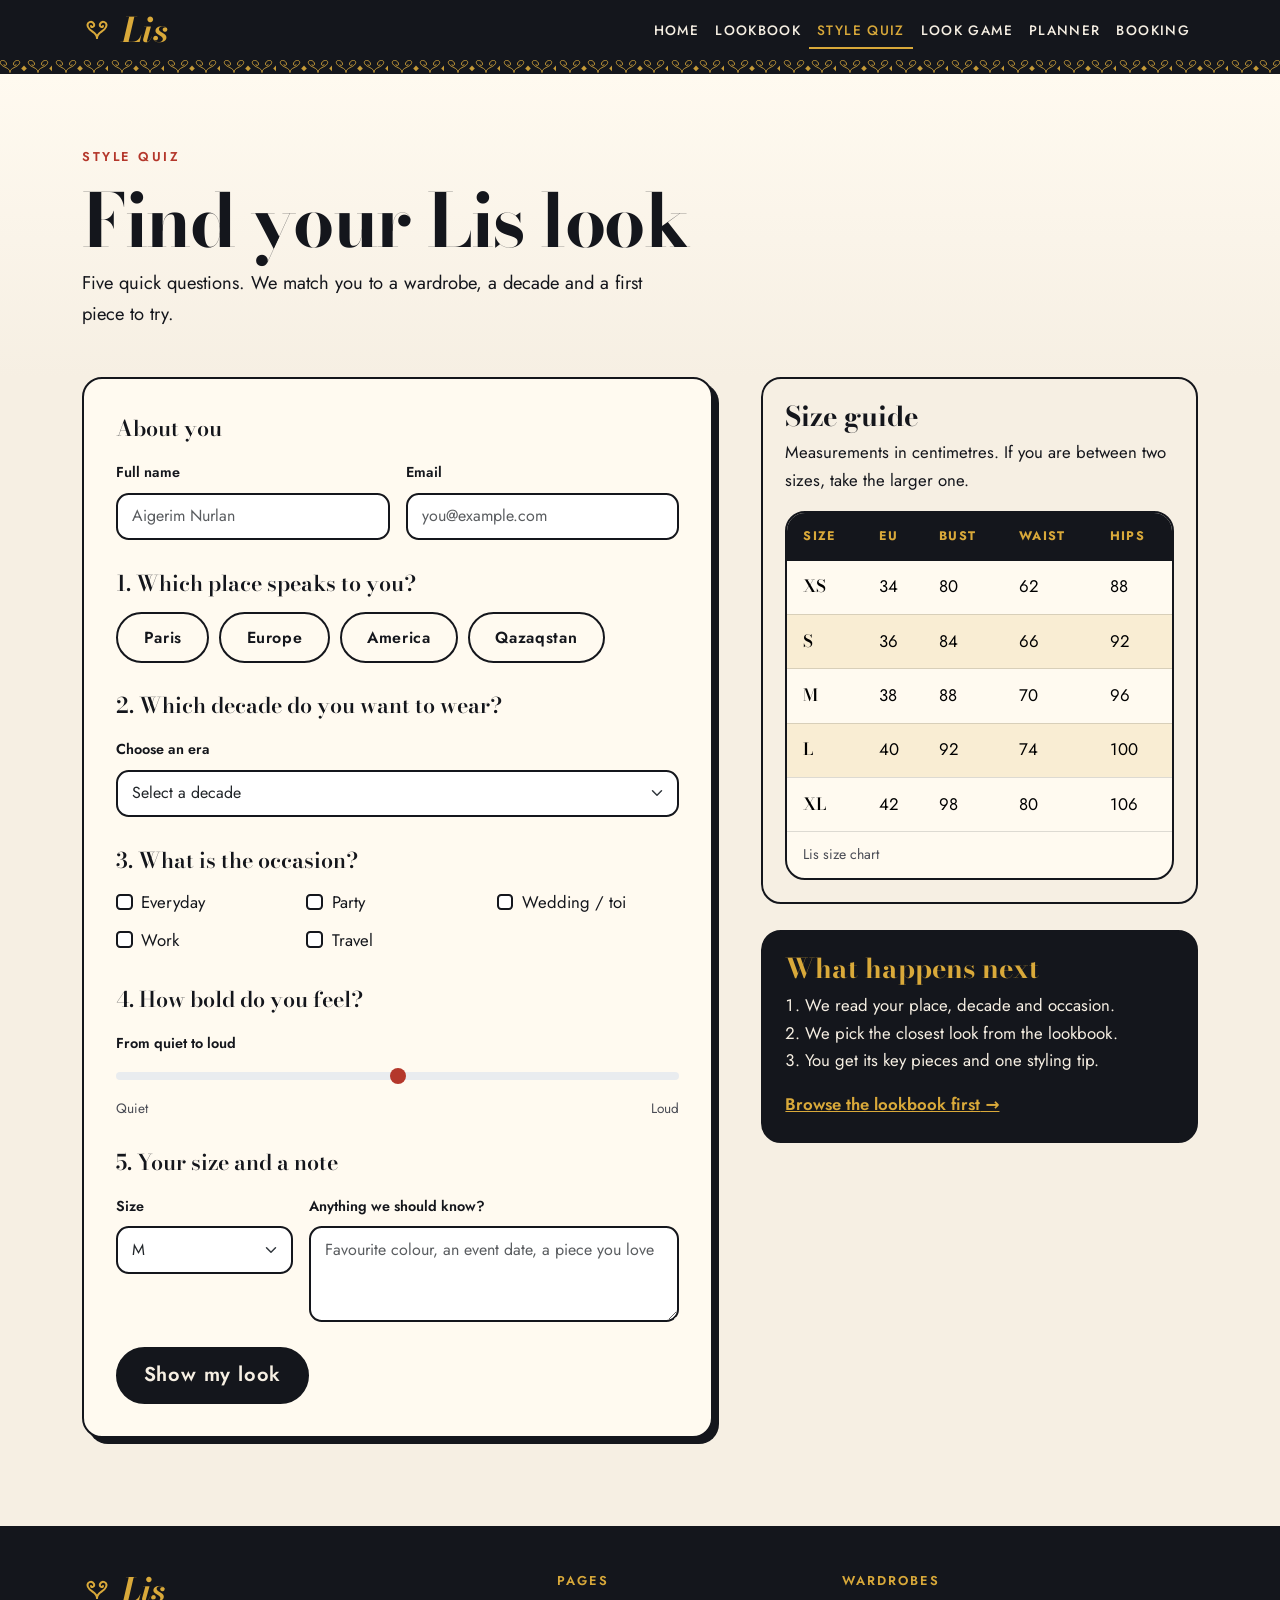
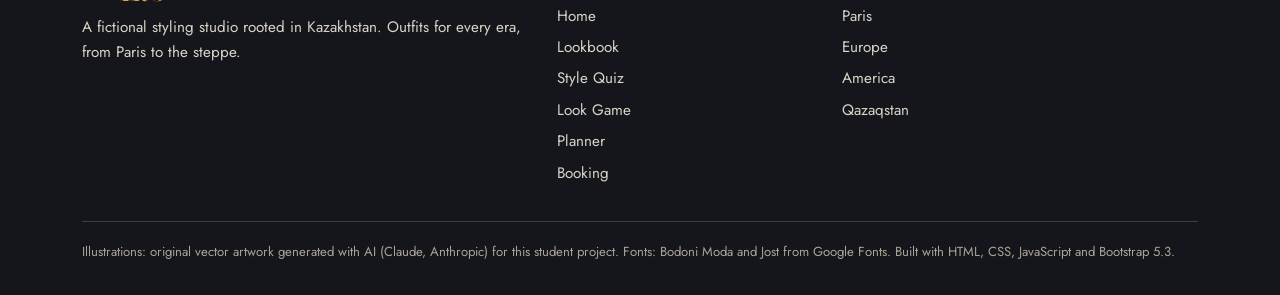
<file: quiz.html>
<!DOCTYPE html>
<html lang="en">
<head>
  <meta charset="UTF-8">
  <meta name="viewport" content="width=device-width, initial-scale=1">
  <title>Style Quiz | Lis</title>
  <meta name="description" content="Tell Lis about the place, the decade and the occasion and get your match.">
  <link rel="icon" href="img/mark-gold.svg" type="image/svg+xml">
  <link rel="preconnect" href="https://fonts.googleapis.com">
  <link rel="preconnect" href="https://fonts.gstatic.com" crossorigin>
  <link href="https://fonts.googleapis.com/css2?family=Bodoni+Moda:ital,opsz,wght@0,6..96,500..800;1,6..96,500..800&family=Jost:wght@400;500;600&display=swap" rel="stylesheet">
  <link href="https://cdn.jsdelivr.net/npm/bootstrap@5.3.3/dist/css/bootstrap.min.css" rel="stylesheet">
  <link href="css/style.css" rel="stylesheet">
</head>
<body>
  <a class="skip-link" href="#main">Skip to content</a>
  <header class="site-header">
    <nav class="navbar navbar-expand-lg" aria-label="Main navigation">
      <div class="container">
        <a class="navbar-brand brand" href="index.html" aria-label="Lis, home">
          <img src="img/mark-gold.svg" alt="" width="30" height="20">
          <span>Lis</span>
        </a>
        <button class="navbar-toggler" type="button" data-bs-toggle="collapse" data-bs-target="#siteMenu" aria-controls="siteMenu" aria-expanded="false" aria-label="Toggle navigation">
          <span class="navbar-toggler-icon"></span>
        </button>
        <div class="collapse navbar-collapse" id="siteMenu">
          <ul class="navbar-nav ms-auto">
          <li class="nav-item"><a class="nav-link" href="index.html">Home</a></li>
          <li class="nav-item"><a class="nav-link" href="lookbook.html">Lookbook</a></li>
          <li class="nav-item"><a class="nav-link active" href="quiz.html" aria-current="page">Style Quiz</a></li>
          <li class="nav-item"><a class="nav-link" href="game.html">Look Game</a></li>
          <li class="nav-item"><a class="nav-link" href="planner.html">Planner</a></li>
          <li class="nav-item"><a class="nav-link" href="booking.html">Booking</a></li>
          </ul>
        </div>
      </div>
    </nav>
  </header>

  <main id="main">
    <section class="page-head">
      <div class="container">
        <p class="eyebrow">Style Quiz</p>
        <h1 class="page-head__title">Find your Lis look</h1>
        <p class="page-head__lead">Five quick questions. We match you to a wardrobe, a decade and a first piece to try.</p>
      </div>
    </section>

    <section class="section section--flush">
      <div class="container">
        <div class="row gy-5 gx-lg-5">
          <div class="col-12 col-lg-7">
            <div id="thanks" class="thanks" role="status">
              <strong>Thank you!</strong> Your answers were received. This is a student project, so nothing is stored or sent.
            </div>
            <form class="quiz" action="quiz.html#thanks" method="get">
              <fieldset class="quiz__group">
                <legend>About you</legend>
                <div class="row g-3">
                  <div class="col-12 col-md-6">
                    <label for="name" class="form-label">Full name</label>
                    <input id="name" name="name" type="text" class="form-control" placeholder="Aigerim Nurlan" autocomplete="name" required>
                  </div>
                  <div class="col-12 col-md-6">
                    <label for="email" class="form-label">Email</label>
                    <input id="email" name="email" type="email" class="form-control" placeholder="you@example.com" autocomplete="email" required>
                  </div>
                </div>
              </fieldset>

              <fieldset class="quiz__group">
                <legend>1. Which place speaks to you?</legend>
                <div class="pill-group">
                  <input type="radio" class="btn-check" name="place" id="p-paris" value="paris" required>
                  <label class="btn btn-lis-outline" for="p-paris">Paris</label>
                  <input type="radio" class="btn-check" name="place" id="p-europe" value="europe">
                  <label class="btn btn-lis-outline" for="p-europe">Europe</label>
                  <input type="radio" class="btn-check" name="place" id="p-america" value="america">
                  <label class="btn btn-lis-outline" for="p-america">America</label>
                  <input type="radio" class="btn-check" name="place" id="p-kazakh" value="kazakh">
                  <label class="btn btn-lis-outline" for="p-kazakh">Qazaqstan</label>
                </div>
              </fieldset>

              <fieldset class="quiz__group">
                <legend>2. Which decade do you want to wear?</legend>
                <label for="decade" class="form-label">Choose an era</label>
                <select id="decade" name="decade" class="form-select" required>
                  <option value="" selected disabled>Select a decade</option>
                  <optgroup label="Early and mid century">
                    <option>1920s</option>
                    <option>1950s</option>
                  </optgroup>
                  <optgroup label="Swinging years">
                    <option>1960s</option>
                    <option>1970s</option>
                  </optgroup>
                  <optgroup label="Loud and relaxed">
                    <option>1980s</option>
                    <option>1990s</option>
                  </optgroup>
                  <optgroup label="Heritage">
                    <option>Qazaqstan traditional</option>
                    <option>Qazaqstan today</option>
                  </optgroup>
                </select>
              </fieldset>

              <fieldset class="quiz__group">
                <legend>3. What is the occasion?</legend>
                <div class="row row-cols-2 row-cols-md-3 g-2">
                  <div class="col"><div class="form-check"><input class="form-check-input" type="checkbox" name="occasion" id="o-day" value="everyday"><label class="form-check-label" for="o-day">Everyday</label></div></div>
                  <div class="col"><div class="form-check"><input class="form-check-input" type="checkbox" name="occasion" id="o-party" value="party"><label class="form-check-label" for="o-party">Party</label></div></div>
                  <div class="col"><div class="form-check"><input class="form-check-input" type="checkbox" name="occasion" id="o-toi" value="toi"><label class="form-check-label" for="o-toi">Wedding / toi</label></div></div>
                  <div class="col"><div class="form-check"><input class="form-check-input" type="checkbox" name="occasion" id="o-work" value="work"><label class="form-check-label" for="o-work">Work</label></div></div>
                  <div class="col"><div class="form-check"><input class="form-check-input" type="checkbox" name="occasion" id="o-travel" value="travel"><label class="form-check-label" for="o-travel">Travel</label></div></div>
                </div>
              </fieldset>

              <fieldset class="quiz__group">
                <legend>4. How bold do you feel?</legend>
                <label for="bold" class="form-label">From quiet to loud</label>
                <input id="bold" name="bold" type="range" class="form-range" min="1" max="5" value="3">
                <div class="range-labels" aria-hidden="true"><span>Quiet</span><span>Loud</span></div>
              </fieldset>

              <fieldset class="quiz__group">
                <legend>5. Your size and a note</legend>
                <div class="row g-3">
                  <div class="col-12 col-md-4">
                    <label for="size" class="form-label">Size</label>
                    <select id="size" name="size" class="form-select">
                      <option>XS</option><option>S</option><option selected>M</option><option>L</option><option>XL</option>
                    </select>
                  </div>
                  <div class="col-12 col-md-8">
                    <label for="note" class="form-label">Anything we should know?</label>
                    <textarea id="note" name="note" class="form-control" rows="3" placeholder="Favourite colour, an event date, a piece you love"></textarea>
                  </div>
                </div>
              </fieldset>

              <button type="submit" class="btn btn-lis btn-lg">Show my look</button>
            </form>
          </div>

          <div class="col-12 col-lg-5">
            <aside class="side" aria-labelledby="size-title">
              <h2 id="size-title" class="side__title">Size guide</h2>
              <p>Measurements in centimetres. If you are between two sizes, take the larger one.</p>
              <div class="table-responsive">
                <table class="table lis-table lis-table--small">
                  <caption>Lis size chart</caption>
                  <thead>
                    <tr><th scope="col">Size</th><th scope="col">EU</th><th scope="col">Bust</th><th scope="col">Waist</th><th scope="col">Hips</th></tr>
                  </thead>
                  <tbody>
                    <tr><th scope="row">XS</th><td>34</td><td>80</td><td>62</td><td>88</td></tr><tr><th scope="row">S</th><td>36</td><td>84</td><td>66</td><td>92</td></tr><tr><th scope="row">M</th><td>38</td><td>88</td><td>70</td><td>96</td></tr><tr><th scope="row">L</th><td>40</td><td>92</td><td>74</td><td>100</td></tr><tr><th scope="row">XL</th><td>42</td><td>98</td><td>80</td><td>106</td></tr>
                  </tbody>
                </table>
              </div>
            </aside>
            <aside class="side side--dark" aria-labelledby="next-title">
              <h2 id="next-title" class="side__title">What happens next</h2>
              <ol class="next">
                <li>We read your place, decade and occasion.</li>
                <li>We pick the closest look from the lookbook.</li>
                <li>You get its key pieces and one styling tip.</li>
              </ol>
              <a class="side__link" href="lookbook.html">Browse the lookbook first<span aria-hidden="true"> &rarr;</span></a>
            </aside>
          </div>
        </div>
      </div>
    </section>
  </main>

  <footer class="site-footer">
    <div class="container">
      <div class="row g-4">
        <div class="col-12 col-md-5">
          <p class="footer-brand"><img src="img/mark-gold.svg" alt="" width="30" height="20"> Lis</p>
          <p class="footer-text">A fictional styling studio rooted in Kazakhstan. Outfits for every era, from Paris to the steppe.</p>
        </div>
        <div class="col-6 col-md-3">
          <h2 class="footer-title">Pages</h2>
          <ul class="footer-links"><li><a href="index.html">Home</a></li><li><a href="lookbook.html">Lookbook</a></li><li><a href="quiz.html">Style Quiz</a></li><li><a href="game.html">Look Game</a></li><li><a href="planner.html">Planner</a></li><li><a href="booking.html">Booking</a></li></ul>
        </div>
        <div class="col-6 col-md-4">
          <h2 class="footer-title">Wardrobes</h2>
          <ul class="footer-links">
            <li><a href="lookbook.html#paris">Paris</a></li>
            <li><a href="lookbook.html#europe">Europe</a></li>
            <li><a href="lookbook.html#america">America</a></li>
            <li><a href="lookbook.html#kazakh">Qazaqstan</a></li>
          </ul>
        </div>
      </div>
      <p class="footer-credits">Illustrations: original vector artwork generated with AI (Claude, Anthropic) for this student project. Fonts: Bodoni Moda and Jost from Google Fonts. Built with HTML, CSS, JavaScript and Bootstrap 5.3.</p>
    </div>
  </footer>
  <script src="https://cdn.jsdelivr.net/npm/bootstrap@5.3.3/dist/js/bootstrap.bundle.min.js"></script>
</body>
</html>
</file>
<file: css/style.css>
:root {
  --ink: #14161c;
  --paper: #f6efe3;
  --cream: #fffaf0;
  --gold: #d9a93a;
  --gold-deep: #b98a1e;
  --sky: #6ec1dd;
  --red: #b4372b;
  --paris: #edbfb5;
  --paris-tint: #f9e4de;
  --europe: #c9c5e6;
  --europe-tint: #e8e6f6;
  --america: #f2c75c;
  --america-tint: #fbeab8;
  --kazakh: #8fd0e4;
  --kazakh-tint: #d9eff7;
  --font-display: "Bodoni Moda", Georgia, "Times New Roman", serif;
  --font-body: "Jost", system-ui, -apple-system, "Segoe UI", sans-serif;
  --radius: 1.25rem;
  --shadow: 0 0.6rem 1.4rem rgba(20, 22, 28, 0.14);
  --header-h: 4.4rem;
}

html {
  scroll-behavior: smooth;
  scroll-padding-top: var(--header-h);
}

body {
  margin: 0;
  background: var(--paper);
  color: var(--ink);
  font-family: var(--font-body);
  font-size: 1.05rem;
  line-height: 1.65;
  overflow-x: hidden;
}

img {
  max-width: 100%;
  height: auto;
}

h1, h2, h3, h4 {
  color: inherit;
  font-family: var(--font-display);
  line-height: 1.1;
  font-weight: 600;
}

.skip-link {
  position: absolute;
  left: -999px;
  top: 0;
  z-index: 100;
  background: var(--gold);
  color: var(--ink);
  padding: 0.6rem 1rem;
}

.skip-link:focus {
  left: 0;
}

.site-header {
  position: sticky;
  top: 0;
  z-index: 50;
  background: var(--ink);
}

.site-header::after {
  content: "";
  display: block;
  height: 14px;
  background: url("../img/ornament-gold.svg") repeat-x center / auto 14px;
  opacity: 0.9;
}

.navbar {
  padding-block: 0.5rem;
}

.brand {
  display: flex;
  align-items: center;
  gap: 0.6rem;
  color: var(--gold);
  font-family: var(--font-display);
  font-size: 2.1rem;
  font-weight: 700;
  font-style: italic;
  line-height: 1;
  text-decoration: none;
}

.brand:hover {
  color: #f0c85a;
}

.navbar-toggler {
  border: 1px solid rgba(246, 239, 227, 0.45);
  padding: 0.35rem 0.6rem;
}

.navbar-toggler:focus {
  box-shadow: 0 0 0 0.2rem rgba(217, 169, 58, 0.5);
}

.navbar-toggler-icon {
  filter: invert(1);
}

.navbar .nav-link {
  color: var(--paper);
  font-weight: 500;
  font-size: 0.85rem;
  letter-spacing: 0.1em;
  text-transform: uppercase;
  padding: 0.7rem 0;
}

.navbar .nav-link:hover,
.navbar .nav-link.active {
  color: var(--gold);
}

.btn-lis,
.btn-lis-outline {
  border-radius: 999px;
  padding: 0.7rem 1.6rem;
  font-weight: 600;
  letter-spacing: 0.04em;
  transition: transform 0.2s, background 0.2s, color 0.2s, border-color 0.2s;
}

.btn-lis {
  background: var(--ink);
  border: 2px solid var(--ink);
  color: var(--paper);
}

.btn-lis:hover,
.btn-lis:focus-visible {
  background: var(--red);
  border-color: var(--red);
  color: #fff;
  transform: translateY(-2px);
}

.btn-lis--gold {
  background: var(--gold);
  border-color: var(--gold);
  color: var(--ink);
}

.btn-lis--gold:hover,
.btn-lis--gold:focus-visible {
  background: var(--paper);
  border-color: var(--paper);
  color: var(--ink);
}

.btn-lis-outline {
  background: transparent;
  border: 2px solid var(--ink);
  color: var(--ink);
}

.btn-lis-outline:hover {
  background: var(--ink);
  border-color: var(--ink);
  color: var(--gold);
}

.btn-check:checked + .btn-lis-outline {
  background: var(--ink);
  border-color: var(--ink);
  color: var(--gold);
}

.btn-check:focus-visible + .btn-lis-outline {
  outline: 3px solid var(--gold);
  outline-offset: 2px;
}

.eyebrow {
  margin-bottom: 0.8rem;
  color: var(--red);
  font-size: 0.8rem;
  font-weight: 600;
  letter-spacing: 0.2em;
  text-transform: uppercase;
}

.eyebrow--gold {
  color: var(--gold);
}

.hero {
  padding-block: 2.5rem 3rem;
  overflow: hidden;
  background:
    radial-gradient(circle at 88% 18%, #fbe3a8 0, transparent 38%),
    radial-gradient(circle at 4% 92%, #dcecf3 0, transparent 40%),
    var(--paper);
}

.hero__grid {
  display: grid;
  gap: 2rem;
}

.hero__title {
  margin-bottom: 1.2rem;
  font-size: clamp(2.7rem, 11vw, 5.6rem);
  font-weight: 700;
  letter-spacing: -0.02em;
}

.hero__title em {
  color: var(--red);
  font-style: italic;
}

.hero__lead {
  max-width: 34rem;
  font-size: 1.15rem;
}

.hero__actions {
  display: flex;
  flex-wrap: wrap;
  gap: 0.8rem;
  margin-top: 1.6rem;
}

.hero__stack {
  display: flex;
  align-items: flex-end;
  justify-content: center;
  padding-block: 1.5rem 0.5rem;
}

.hero__card {
  --lift: 1.2rem;
  flex: 0 1 36%;
  margin-inline: -0.7rem;
  animation: drift 6s ease-in-out infinite;
}

.hero__card--left {
  rotate: -6deg;
  translate: 0 var(--lift);
  animation-delay: -2s;
}

.hero__card--mid {
  --lift: 0rem;
  flex-basis: 42%;
  z-index: 2;
  animation-delay: -4s;
}

.hero__card--right {
  rotate: 6deg;
  translate: 0 var(--lift);
}

@keyframes drift {
  0%, 100% { translate: 0 var(--lift); }
  50% { translate: 0 calc(var(--lift) - 0.7rem); }
}

.arch {
  --panel: var(--paris);
  position: relative;
  display: block;
  margin: 0;
  padding: 10% 5% 0;
  overflow: hidden;
  background: var(--panel);
  border-radius: 999px 999px var(--radius) var(--radius);
  box-shadow: var(--shadow);
}

.arch img {
  display: block;
  width: 100%;
  height: auto;
  transition: transform 0.35s ease;
}

.arch--paris { --panel: var(--paris); }
.arch--europe { --panel: var(--europe); }
.arch--america { --panel: var(--america); }
.arch--kazakh { --panel: var(--kazakh); }

.sticker {
  display: none;
  position: absolute;
  left: 50%;
  bottom: 0.6rem;
  translate: -50% 0;
  padding: 0.25rem 0.7rem;
  background: var(--ink);
  border-radius: 999px;
  color: var(--paper);
  font-size: 0.62rem;
  letter-spacing: 0.12em;
  text-transform: uppercase;
  white-space: nowrap;
}

.ticker {
  overflow: hidden;
  background: var(--ink);
  border-block: 3px solid var(--gold);
  color: var(--paper);
}

.ticker__track {
  display: flex;
  align-items: center;
  width: max-content;
  padding-block: 0.8rem;
  animation: ticker 45s linear infinite;
}

.ticker__track > * {
  flex: none;
  margin-right: 1.6rem;
}

.ticker span {
  font-family: var(--font-display);
  font-size: 1.6rem;
  font-style: italic;
  letter-spacing: 0.12em;
  text-transform: uppercase;
  white-space: nowrap;
}

.ticker img {
  width: 30px;
  height: 20px;
}

@keyframes ticker {
  to { translate: -50% 0; }
}

.section {
  padding-block: clamp(3rem, 7vw, 5.5rem);
}

.section--tint {
  background: var(--cream);
  border-block: 1px solid rgba(20, 22, 28, 0.08);
}

.section--flush {
  padding-top: 0;
}

.section__head {
  margin-bottom: 2rem;
}

.section__title {
  font-size: clamp(2rem, 6vw, 3.2rem);
  font-weight: 700;
}

.wardrobe {
  height: 100%;
  background: transparent;
  border: 0;
}

.wardrobe .card-body {
  padding: 1.2rem 0.2rem 0;
}

.wardrobe__title {
  font-size: 1.7rem;
  font-weight: 700;
}

.wardrobe__text {
  color: #3b3d46;
  font-size: 1rem;
}

.wardrobe__link {
  border-bottom: 2px solid var(--gold);
  color: var(--ink);
  font-weight: 600;
  text-decoration: none;
}

.wardrobe__link:hover {
  border-color: var(--red);
  color: var(--red);
}

.wardrobe:hover .arch img,
.look:hover .arch img {
  transform: translateY(-8px) scale(1.04);
}

.steps {
  display: grid;
  gap: 1.4rem;
  margin: 0;
  padding: 0;
  list-style: none;
  counter-reset: step;
}

.steps__item {
  counter-increment: step;
  padding: 1.6rem;
  background: var(--paper);
  border: 2px solid var(--ink);
  border-radius: var(--radius);
  transition: transform 0.25s, box-shadow 0.25s;
}

.steps__item::before {
  content: counter(step, decimal-leading-zero);
  display: block;
  margin-bottom: 0.6rem;
  color: var(--red);
  font-family: var(--font-display);
  font-size: 3.4rem;
  font-weight: 700;
  line-height: 1;
}

.steps__item:hover {
  transform: translate(-4px, -4px);
  box-shadow: 6px 6px 0 var(--ink);
}

.steps__item h3 {
  font-size: 1.5rem;
}

.steps__item p {
  margin: 0;
}

.spotlight {
  position: relative;
  padding-block: clamp(4rem, 9vw, 7rem);
  background: var(--ink);
  color: var(--paper);
}

.spotlight::before,
.spotlight::after {
  content: "";
  position: absolute;
  left: 0;
  right: 0;
  height: 22px;
  background: url("../img/ornament-gold.svg") repeat-x center / auto 22px;
}

.spotlight::before { top: 0.8rem; }
.spotlight::after { bottom: 0.8rem; }

.spotlight__title {
  margin-bottom: 1rem;
  color: var(--gold);
  font-size: clamp(2rem, 6vw, 3.4rem);
  font-weight: 700;
}

.spotlight__figs {
  display: flex;
  justify-content: center;
  gap: 1rem;
}

.spotlight__figs .arch {
  flex: 1 1 0;
  max-width: 230px;
}

.spotlight__figs .arch:nth-child(2) {
  margin-top: 2.2rem;
}

.cta {
  padding-block: clamp(3rem, 7vw, 5rem);
  background: var(--sky);
  text-align: center;
}

.cta__title {
  font-size: clamp(2rem, 6vw, 3.4rem);
  font-weight: 700;
}

.cta__text {
  max-width: 30rem;
  margin: 0.8rem auto 1.6rem;
}

.site-footer {
  padding-block: 3rem 2rem;
  background: var(--ink);
  color: #d9d4c7;
  font-size: 0.95rem;
}

.footer-brand {
  display: flex;
  align-items: center;
  gap: 0.6rem;
  margin-bottom: 0.6rem;
  color: var(--gold);
  font-family: var(--font-display);
  font-size: 2rem;
  font-style: italic;
  font-weight: 700;
  line-height: 1;
}

.footer-title {
  margin-bottom: 0.8rem;
  color: var(--gold);
  font-family: var(--font-body);
  font-size: 0.8rem;
  font-weight: 600;
  letter-spacing: 0.16em;
  text-transform: uppercase;
}

.footer-links {
  margin: 0;
  padding: 0;
  list-style: none;
}

.footer-links a {
  display: inline-block;
  padding: 0.2rem 0;
  color: #d9d4c7;
  text-decoration: none;
}

.footer-links a:hover {
  color: var(--gold);
}

.footer-credits {
  margin: 2rem 0 0;
  padding-top: 1.2rem;
  border-top: 1px solid rgba(246, 239, 227, 0.18);
  color: #a9a496;
  font-size: 0.82rem;
}

.page-head {
  padding-block: clamp(2.5rem, 7vw, 4.5rem) 2rem;
  background: linear-gradient(180deg, var(--cream), var(--paper));
}

.page-head__title {
  font-size: clamp(2.4rem, 9vw, 4.6rem);
  font-weight: 700;
  letter-spacing: -0.02em;
}

.page-head__lead {
  max-width: 36rem;
  font-size: 1.15rem;
}

.region-nav {
  padding-block: 0.8rem;
  background: rgba(246, 239, 227, 0.95);
  border-block: 1px solid rgba(20, 22, 28, 0.12);
}

.region-nav .nav {
  gap: 0.5rem;
}

.region-nav .nav-link {
  padding: 0.3rem 1.1rem;
  border: 2px solid var(--ink);
  border-radius: 999px;
  color: var(--ink);
  font-size: 0.95rem;
  font-weight: 600;
}

.region-nav .nav-link:hover {
  background: var(--ink);
  color: var(--gold);
}

.region {
  --tint: var(--paris-tint);
  padding-block: clamp(3rem, 7vw, 5rem);
  background: var(--tint);
  scroll-margin-top: calc(var(--header-h) + 3.5rem);
}

.region--paris { --tint: var(--paris-tint); }
.region--europe { --tint: var(--europe-tint); }
.region--america { --tint: var(--america-tint); }
.region--kazakh { --tint: var(--kazakh-tint); }

.region__num {
  margin: 0;
  color: transparent;
  font-family: var(--font-display);
  font-size: 4.5rem;
  font-weight: 700;
  line-height: 1;
  -webkit-text-stroke: 2px var(--ink);
}

.region__title {
  font-size: clamp(2.4rem, 7vw, 3.8rem);
  font-weight: 700;
}

.look {
  height: 100%;
}

.look .arch {
  max-width: 270px;
  margin-inline: auto;
}

.look__body {
  padding: 1.1rem 0.2rem 0;
}

.look__decade {
  display: inline-block;
  margin-bottom: 0.6rem;
  padding: 0.2rem 0.8rem;
  background: var(--ink);
  border-radius: 999px;
  color: var(--gold);
  font-size: 0.75rem;
  font-weight: 600;
  letter-spacing: 0.16em;
  text-transform: uppercase;
}

.look__title {
  font-size: 1.6rem;
  font-weight: 700;
}

.look__sub {
  margin-top: 1rem;
  color: #4a4c55;
  font-family: var(--font-body);
  font-size: 0.78rem;
  font-weight: 600;
  letter-spacing: 0.16em;
  text-transform: uppercase;
}

.pieces {
  margin: 0 0 1rem;
  padding: 0;
  list-style: none;
}

.pieces li {
  position: relative;
  padding-left: 1.5rem;
  font-size: 0.98rem;
}

.pieces li::before {
  content: "";
  position: absolute;
  left: 0;
  top: 0.55rem;
  width: 0.9rem;
  height: 0.6rem;
  background: url("../img/mark-ink.svg") no-repeat center / contain;
}

.palette {
  display: flex;
  gap: 0.5rem;
  margin: 0;
  padding: 0;
  list-style: none;
}

.swatch {
  width: 2rem;
  height: 2rem;
  background: var(--c);
  border: 2px solid var(--ink);
  border-radius: 50%;
}

.table-responsive {
  border: 2px solid var(--ink);
  border-radius: var(--radius);
  background: var(--cream);
}

.lis-table {
  --bs-table-bg: transparent;
  margin: 0;
}

.lis-table caption {
  padding: 0.7rem 1rem;
  color: #4a4c55;
  font-size: 0.88rem;
}

.lis-table thead th {
  padding: 0.85rem 1rem;
  background: var(--ink);
  border: 0;
  color: var(--gold);
  font-family: var(--font-body);
  font-size: 0.78rem;
  letter-spacing: 0.1em;
  text-transform: uppercase;
  white-space: nowrap;
}

.lis-table tbody th,
.lis-table tbody td {
  padding: 0.8rem 1rem;
  border-color: rgba(20, 22, 28, 0.14);
  vertical-align: middle;
}

.lis-table tbody th {
  font-family: var(--font-display);
  font-size: 1.05rem;
  font-weight: 600;
  white-space: nowrap;
}

.lis-table tbody tr:nth-child(even) {
  background: rgba(217, 169, 58, 0.16);
}

.lis-table tbody tr:hover {
  background: rgba(180, 55, 43, 0.12);
}

.lis-accordion {
  --bs-accordion-bg: var(--paper);
  --bs-accordion-color: var(--ink);
  --bs-accordion-border-color: var(--ink);
  --bs-accordion-border-width: 2px;
  --bs-accordion-border-radius: var(--radius);
  --bs-accordion-inner-border-radius: calc(var(--radius) - 2px);
  --bs-accordion-active-bg: var(--gold);
  --bs-accordion-active-color: var(--ink);
  --bs-accordion-btn-focus-box-shadow: 0 0 0 0.25rem rgba(217, 169, 58, 0.5);
}

.lis-accordion .accordion-button {
  font-family: var(--font-display);
  font-size: 1.3rem;
  font-weight: 600;
}

.quiz {
  padding: 1.4rem;
  background: var(--cream);
  border: 2px solid var(--ink);
  border-radius: var(--radius);
  box-shadow: 6px 6px 0 var(--ink);
}

.quiz__group {
  margin: 0 0 1.6rem;
  padding: 0;
  border: 0;
}

.quiz__group legend {
  float: none;
  width: auto;
  margin-bottom: 0.7rem;
  padding: 0;
  font-family: var(--font-display);
  font-size: 1.35rem;
  font-weight: 600;
}

.form-label {
  font-size: 0.9rem;
  font-weight: 600;
}

.form-control,
.form-select {
  padding: 0.6rem 0.9rem;
  background-color: #fff;
  border: 2px solid var(--ink);
  border-radius: 0.8rem;
}

.form-control:focus,
.form-select:focus {
  border-color: var(--gold-deep);
  box-shadow: 0 0 0 0.25rem rgba(217, 169, 58, 0.4);
}

.form-check-input {
  border: 2px solid var(--ink);
}

.form-check-input:checked {
  background-color: var(--ink);
  border-color: var(--ink);
}

.form-check-input:focus {
  border-color: var(--gold-deep);
  box-shadow: 0 0 0 0.25rem rgba(217, 169, 58, 0.4);
}

.form-range::-webkit-slider-thumb { background: var(--red); }
.form-range::-moz-range-thumb { background: var(--red); }

.range-labels {
  display: flex;
  justify-content: space-between;
  color: #4a4c55;
  font-size: 0.85rem;
}

.pill-group {
  display: flex;
  flex-wrap: wrap;
  gap: 0.6rem;
}

.thanks {
  display: none;
  margin-bottom: 1.4rem;
  padding: 1rem 1.2rem;
  background: var(--gold);
  border: 2px solid var(--ink);
  border-radius: var(--radius);
}

.thanks:target {
  display: block;
}

.side {
  margin-bottom: 1.6rem;
  padding: 1.4rem;
  background: var(--paper);
  border: 2px solid var(--ink);
  border-radius: var(--radius);
}

.side__title {
  font-size: 1.7rem;
  font-weight: 700;
}

.side--dark {
  background: var(--ink);
  color: var(--paper);
}

.side--dark .side__title {
  color: var(--gold);
}

.next {
  padding-left: 1.2rem;
}

.side__link {
  color: var(--gold);
  font-weight: 600;
}

@media (min-width: 768px) {
  .hero {
    padding-block: 3.5rem 4rem;
  }

  .navbar .nav-link {
    padding: 0.5rem 1rem;
  }

  .navbar .nav-link.active {
    box-shadow: inset 0 -2px 0 var(--gold);
  }

  .steps {
    grid-template-columns: repeat(3, 1fr);
    gap: 1.6rem;
  }

  .spotlight__figs {
    gap: 1.6rem;
  }

  .region-nav {
    position: sticky;
    top: var(--header-h);
    z-index: 40;
  }

  .quiz {
    padding: 2rem;
  }

  .sticker {
    display: block;
    font-size: 0.7rem;
    letter-spacing: 0.14em;
  }
}

@media (min-width: 992px) {
  .hero__grid {
    grid-template-columns: 1.05fr 0.95fr;
    align-items: center;
    gap: 3rem;
  }

  .region__intro {
    position: sticky;
    top: calc(var(--header-h) + 5rem);
  }
}

@media (min-width: 1200px) {
  .hero__card--mid {
    flex-basis: 40%;
  }

  .hero__card {
    flex-basis: 34%;
    margin-inline: -1rem;
  }

  .ticker span {
    font-size: 2rem;
  }
}

@media (prefers-reduced-motion: reduce) {
  *,
  *::before,
  *::after {
    animation: none !important;
    transition: none !important;
    scroll-behavior: auto !important;
  }
}
</file>
<file: css/lab.css>
.btn:disabled,
.btn.disabled {
  opacity: 0.45;
  cursor: not-allowed;
  box-shadow: none;
  transform: none;
}

.btn-lis:focus-visible,
.btn-lis-outline:focus-visible,
.form-control:focus-visible,
.form-select:focus-visible {
  outline: 3px solid var(--gold-deep);
  outline-offset: 2px;
}

.side__list {
  margin: 0;
  padding-left: 1.2rem;
}

.side__list li {
  margin-bottom: 0.6rem;
}

.game {
  padding: 1.4rem;
  background: var(--cream);
  border: 2px solid var(--ink);
  border-radius: var(--radius);
  box-shadow: 6px 6px 0 var(--ink);
}

.game__stats {
  display: flex;
  flex-wrap: wrap;
  gap: 0.6rem 1.8rem;
  margin-bottom: 1.2rem;
}

.game__stat {
  display: flex;
  align-items: center;
  gap: 0.5rem;
  margin: 0;
  font-size: 1.1rem;
}

.game__label {
  font-size: 0.75rem;
  font-weight: 600;
  letter-spacing: 0.14em;
  text-transform: uppercase;
}

.hearts {
  display: inline-flex;
  gap: 0.2rem;
}

.heart {
  color: var(--red);
  font-size: 1.5rem;
  line-height: 1;
}

.heart--empty {
  color: rgba(20, 22, 28, 0.2);
}

.game__cards {
  display: flex;
  justify-content: center;
  gap: 1rem;
}

.game__card {
  flex: 0 1 44%;
  max-width: 15rem;
}

.game__caption {
  padding: 0.5rem 0.6rem 0.8rem;
  font-size: 0.85rem;
  font-weight: 600;
  text-align: center;
}

.game__card.is-hidden-year .game__caption {
  color: var(--red);
}

.game__message {
  min-height: 3.2rem;
  margin: 1.2rem 0;
  padding: 0.7rem 1rem;
  border: 2px dashed var(--ink);
  border-radius: 0.8rem;
}

.game__message.is-success {
  background: #d8f0d2;
  border-style: solid;
}

.game__message.is-error {
  background: #f7d5cf;
  border-style: solid;
}

.game__message.is-warning {
  background: #fbeab8;
  border-style: solid;
}

.game__buttons {
  display: flex;
  flex-wrap: wrap;
  gap: 0.8rem;
}

.game__over {
  display: none;
  margin-top: 1.4rem;
  padding: 1.2rem;
  border: 2px solid var(--ink);
  border-radius: var(--radius);
}

.game__over.is-visible {
  display: block;
}

.game__over.is-win {
  background: var(--gold);
}

.game__over.is-loss {
  background: var(--ink);
  color: var(--cream);
}

.game__over-title {
  margin: 0 0 0.4rem;
  font-family: var(--font-display);
  font-size: 1.8rem;
}

.planner__bar {
  margin-bottom: 1.4rem;
  padding: 1.2rem;
  background: var(--cream);
  border: 2px solid var(--ink);
  border-radius: var(--radius);
}

.planner__progress {
  margin-top: 1.2rem;
}

.planner__progress-text {
  display: block;
  margin-bottom: 0.4rem;
  font-weight: 600;
}

.progress-lis {
  display: block;
  width: 100%;
  height: 1rem;
  overflow: hidden;
  border: 2px solid var(--ink);
  border-radius: 999px;
  background: #fff;
  appearance: none;
}

.progress-lis::-webkit-progress-bar {
  background: #fff;
}

.progress-lis::-webkit-progress-value {
  background: var(--gold);
}

.progress-lis::-moz-progress-bar {
  background: var(--gold);
}

.planner__pieces {
  margin: 0.6rem 0 0;
}

.planner__message {
  min-height: 3rem;
  margin: 0 0 1rem;
  padding: 0.7rem 1rem;
  border: 2px dashed var(--ink);
  border-radius: 0.8rem;
}

.planner__message:empty {
  display: none;
}

.planner__message.is-success {
  background: #d8f0d2;
  border-style: solid;
}

.planner__message.is-error {
  background: #f7d5cf;
  border-style: solid;
}

.planner__empty {
  display: none;
  padding: 1rem;
  text-align: center;
  background: #fbeab8;
  border: 2px solid var(--ink);
  border-radius: 0.8rem;
}

.planner__empty.is-visible {
  display: block;
}

.board {
  display: grid;
  gap: 1.2rem;
}

.column {
  padding: 1rem;
  background: var(--paper);
  border: 2px solid var(--ink);
  border-radius: var(--radius);
}

.column--doing {
  background: #fbeab8;
}

.column--done {
  background: #d9eff7;
}

.column__title {
  display: flex;
  justify-content: space-between;
  align-items: center;
  margin: 0 0 0.8rem;
  font-family: var(--font-display);
  font-size: 1.4rem;
}

.column__count {
  padding: 0.1rem 0.7rem;
  font-family: var(--font-body);
  font-size: 0.85rem;
  color: var(--cream);
  background: var(--ink);
  border-radius: 999px;
}

.column__list {
  display: grid;
  gap: 0.8rem;
}

.column__empty {
  margin: 0;
  padding: 1rem;
  text-align: center;
  border: 2px dashed rgba(20, 22, 28, 0.4);
  border-radius: 0.8rem;
}

.kcard {
  padding: 0.9rem;
  background: #fff;
  border: 2px solid var(--ink);
  border-left-width: 8px;
  border-radius: 0.8rem;
  transition: transform 0.2s, box-shadow 0.2s;
}

.kcard:hover {
  transform: translateY(-3px);
  box-shadow: 4px 4px 0 var(--ink);
}

.kcard--p1 {
  border-left-color: var(--red);
}

.kcard--p2 {
  border-left-color: var(--gold);
}

.kcard--p3 {
  border-left-color: var(--sky);
}

.kcard__title {
  margin: 0 0 0.5rem;
  font-family: var(--font-display);
  font-size: 1.15rem;
}

.kcard__meta {
  display: flex;
  flex-wrap: wrap;
  gap: 0.4rem;
  margin: 0 0 0.5rem;
}

.tag,
.prio {
  padding: 0.1rem 0.6rem;
  font-size: 0.75rem;
  font-weight: 600;
  border: 1.5px solid var(--ink);
  border-radius: 999px;
}

.tag--paris {
  background: var(--paris);
}

.tag--europe {
  background: var(--europe);
}

.tag--america {
  background: var(--america);
}

.tag--qazaqstan {
  background: var(--kazakh);
}

.kcard__details {
  margin: 0 0 0.7rem;
  font-size: 0.9rem;
}

.kcard__actions {
  display: flex;
  flex-wrap: wrap;
  gap: 0.5rem;
}

.kcard__btn {
  padding: 0.3rem 0.8rem;
  font-size: 0.85rem;
}

.error-summary {
  display: none;
  margin: 0 0 1rem;
  padding: 0.7rem 1rem;
  font-weight: 600;
  color: #7a1d14;
  background: #f7d5cf;
  border: 2px solid var(--red);
  border-radius: 0.8rem;
}

.error-summary.is-visible {
  display: block;
}

.field-error {
  margin: 0.3rem 0 0;
  font-size: 0.85rem;
  font-weight: 600;
  color: #9c2a1e;
}

.field-error:empty {
  display: none;
}

.field-hint {
  margin: 0.3rem 0 0;
  font-size: 0.8rem;
}

.form-control.is-invalid,
.form-select.is-invalid {
  border-color: var(--red);
  background-color: #fff5f3;
}

.form-control.is-valid,
.form-select.is-valid {
  border-color: #2f7d3a;
}

.quiz__submit {
  margin-top: 1.4rem;
}

.ticket {
  padding: 1.4rem;
  background: var(--cream);
  border: 2px solid var(--ink);
  border-radius: var(--radius);
  box-shadow: 6px 6px 0 var(--ink);
}

.ticket--preview {
  border-style: dashed;
}

.ticket__title {
  margin: 0 0 0.8rem;
  font-family: var(--font-display);
  font-size: 1.5rem;
}

.ticket__list {
  margin: 0;
  padding: 0;
  list-style: none;
}

.ticket__list li {
  padding: 0.4rem 0;
  border-bottom: 1px solid rgba(20, 22, 28, 0.2);
}

.ticket__label {
  display: inline-block;
  min-width: 5.5rem;
  font-size: 0.75rem;
  font-weight: 600;
  letter-spacing: 0.12em;
  text-transform: uppercase;
}

.ticket__total {
  margin: 0.8rem 0 0;
  font-size: 1.2rem;
}

.result {
  margin-top: 1.4rem;
}

.result .ticket {
  background: var(--gold);
}

.ticket__code {
  margin: 0 0 0.8rem;
  font-family: var(--font-display);
  font-size: 2rem;
  font-weight: 700;
  letter-spacing: 0.08em;
}

@media (min-width: 768px) {
  .board {
    grid-template-columns: repeat(3, minmax(0, 1fr));
    align-items: start;
  }

  .game {
    padding: 2rem;
  }
}

@media (min-width: 992px) {
  .ticket--preview {
    position: sticky;
    top: calc(var(--header-h) + 1rem);
  }
}
</file>
